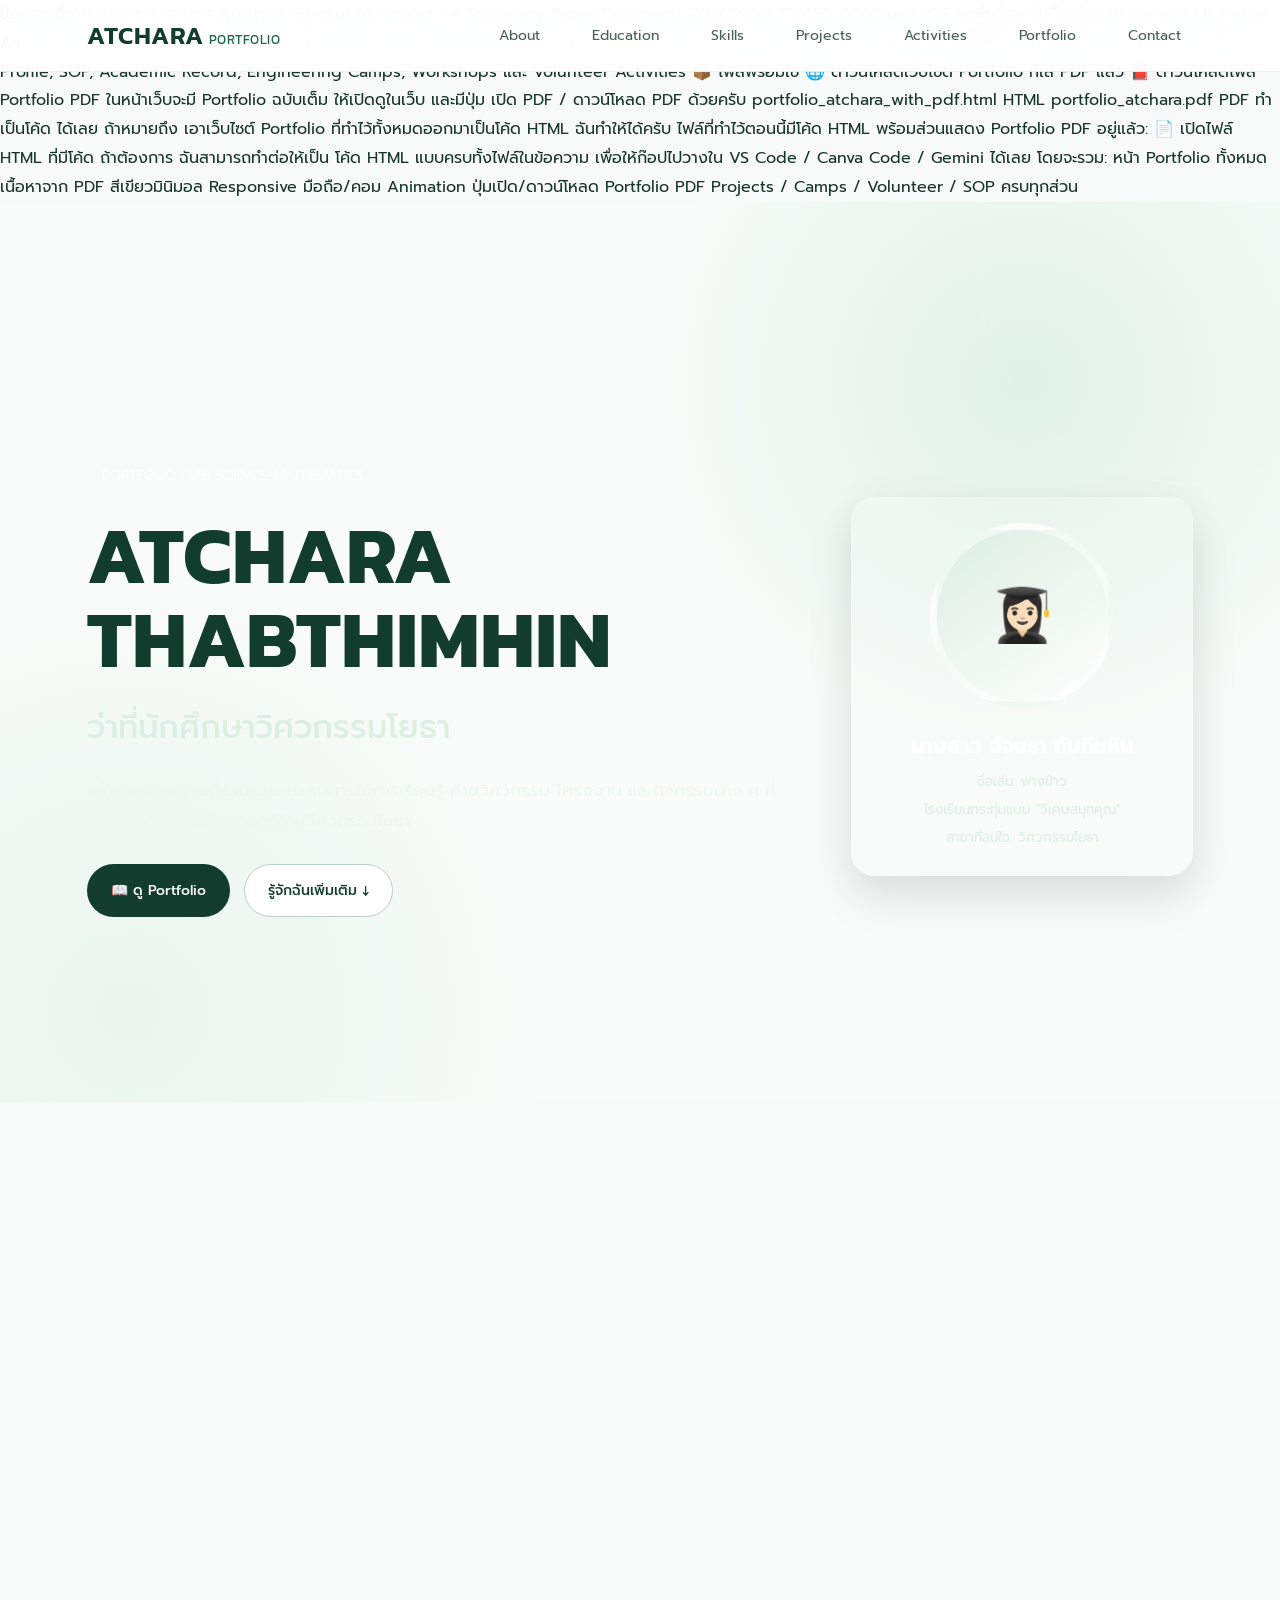
<file: index.html>
ข้อความที่วาง (1)(3).txt
เอกสาร
พัฒนาต่อ
Elegant Minimalist A4 Stationery Paper Document_20260906_172458_0000.pdf
PDF
เพพิ่มนื้อหาในนี้ลงไปด้วย
Elegant Minimalist A4 Stationery Paper Document_20260906_172458_0000.pdf
PDF

เรียบร้อยแล้ว 🎉 ฉันใส่ ไฟล์ Portfolio PDF ตัวจริง เข้าไปกับเว็บไซต์ให้แล้ว โดยใช้ไฟล์ 9 หน้า ที่ส่งมา ซึ่งมีทั้ง Profile, SOP, Academic Record, Engineering Camps, Workshops และ Volunteer Activities

📦 ไฟล์พร้อมใช้
🌐 ดาวน์โหลดเว็บไซต์ Portfolio ที่ใส่ PDF แล้ว
📕 ดาวน์โหลดไฟล์ Portfolio PDF

ในหน้าเว็บจะมี Portfolio ฉบับเต็ม ให้เปิดดูในเว็บ และมีปุ่ม เปิด PDF / ดาวน์โหลด PDF ด้วยครับ 

portfolio_atchara_with_pdf.html
HTML
portfolio_atchara.pdf
PDF
ทำเป็นโค้ด

ได้เลย ถ้าหมายถึง เอาเว็บไซต์ Portfolio ที่ทำไว้ทั้งหมดออกมาเป็นโค้ด HTML ฉันทำให้ได้ครับ

ไฟล์ที่ทำไว้ตอนนี้มีโค้ด HTML พร้อมส่วนแสดง Portfolio PDF อยู่แล้ว:

📄 เปิดไฟล์ HTML ที่มีโค้ด

ถ้าต้องการ 
ฉันสามารถทำต่อให้เป็น โค้ด HTML แบบครบทั้งไฟล์ในข้อความ เพื่อให้ก๊อปไปวางใน VS Code / Canva Code / Gemini ได้เลย โดยจะรวม:

หน้า Portfolio ทั้งหมด
เนื้อหาจาก PDF
สีเขียวมินิมอล
Responsive มือถือ/คอม
Animation
ปุ่มเปิด/ดาวน์โหลด Portfolio PDF
Projects / Camps / Volunteer / SOP ครบทุกส่วน
<!DOCTYPE html>
<html lang="th">
<head>
<meta charset="UTF-8">
<meta name="viewport" content="width=device-width, initial-scale=1.0">
<meta name="description" content="Portfolio ของนางสาวอัจฉรา ทับทิมหิน นักเรียนชั้นมัธยมศึกษาปีที่ 6 ผู้สนใจวิศวกรรมโยธา">
<title>Portfolio | Atchara Thabthimhin</title>

<style>
@import url('https://fonts.googleapis.com/css2?family=Kanit:wght@300;400;500;600;700&family=Prompt:wght@300;400;500;600;700&display=swap');

:root{
  --green:#173f2b;
  --green2:#235c40;
  --light:#eef5f0;
  --lighter:#f7faf8;
  --text:#24332b;
  --muted:#66756d;
  --white:#fff;
  --border:#dfe9e3;
  --shadow:0 12px 35px rgba(23,63,43,.10);
}

*{box-sizing:border-box;scroll-behavior:smooth}
body{
  margin:0;
  font-family:"Prompt","Kanit",Arial,sans-serif;
  background:linear-gradient(135deg,#f4f8f5,#edf4ef);
  color:var(--text);
  line-height:1.75;
}
a{text-decoration:none;color:inherit}
img{max-width:100%;display:block}

.navbar{
  position:sticky;top:0;z-index:1000;
  background:rgba(255,255,255,.94);
  backdrop-filter:blur(12px);
  border-bottom:1px solid var(--border);
}
.nav-inner{
  max-width:1150px;margin:auto;padding:13px 22px;
  display:flex;align-items:center;justify-content:space-between;gap:20px;
}
.logo{
  font-weight:700;color:var(--green);font-size:20px;
  letter-spacing:.5px;
}
.logo span{font-weight:400;color:var(--muted);font-size:13px;margin-left:5px}
.nav-links{display:flex;gap:6px;flex-wrap:wrap;justify-content:flex-end}
.nav-links a{
  padding:8px 12px;border-radius:9px;font-size:14px;
  transition:.2s;
}
.nav-links a:hover{background:var(--light);color:var(--green)}

.hero{
  min-height:650px;
  display:flex;align-items:center;
  background:
    radial-gradient(circle at 85% 20%,rgba(255,255,255,.16),transparent 25%),
    linear-gradient(135deg,#173f2b 0%,#235c40 55%,#2f7651 100%);
  color:#fff;position:relative;overflow:hidden;
}
.hero:before,.hero:after{
  content:"";position:absolute;border:1px solid rgba(255,255,255,.12);
  border-radius:50%;
}
.hero:before{width:420px;height:420px;right:-120px;top:-140px}
.hero:after{width:600px;height:600px;left:-330px;bottom:-390px}
.hero-inner{
  width:min(1150px,100%);margin:auto;padding:75px 22px;
  display:grid;grid-template-columns:1.35fr .65fr;gap:55px;align-items:center;
}
.eyebrow{
  display:inline-block;padding:7px 14px;border:1px solid rgba(255,255,255,.3);
  border-radius:99px;font-size:13px;margin-bottom:18px;
  background:rgba(255,255,255,.08)
}
.hero h1{font-size:clamp(40px,6vw,72px);line-height:1.05;margin:0 0 14px;font-weight:700}
.hero h2{font-size:clamp(21px,3vw,32px);margin:0 0 18px;font-weight:500;color:#dcefe3}
.hero p{font-size:17px;max-width:700px;color:#edf7f0}
.hero-buttons{display:flex;gap:12px;flex-wrap:wrap;margin-top:28px}
.btn{
  display:inline-flex;align-items:center;justify-content:center;
  padding:12px 19px;border-radius:12px;font-weight:600;
  transition:.25s;border:1px solid transparent;cursor:pointer;
}
.btn-primary{background:#fff;color:var(--green)}
.btn-primary:hover{transform:translateY(-2px);box-shadow:0 8px 20px rgba(0,0,0,.16)}
.btn-outline{border-color:rgba(255,255,255,.5);color:#fff}
.btn-outline:hover{background:rgba(255,255,255,.1)}

.profile-card{
  background:rgba(255,255,255,.10);
  border:1px solid rgba(255,255,255,.2);
  padding:25px;border-radius:24px;text-align:center;
  box-shadow:0 18px 45px rgba(0,0,0,.13)
}
.avatar{
  width:185px;height:185px;margin:0 auto 20px;border-radius:50%;
  background:linear-gradient(145deg,#dceee2,#fff);
  display:flex;align-items:center;justify-content:center;
  color:var(--green);font-size:52px;font-weight:700;
  border:7px solid rgba(255,255,255,.5);
}
.profile-card strong{font-size:21px}
.profile-card small{display:block;color:#dcefe3;margin-top:4px}

.container{max-width:1150px;margin:auto;padding:0 22px}
section{scroll-margin-top:90px}
.section{padding:72px 0}
.section-title{text-align:center;margin-bottom:38px}
.section-title .mini{
  color:var(--green2);font-weight:600;font-size:14px;text-transform:uppercase;
  letter-spacing:1.4px
}
.section-title h2{margin:5px 0;font-size:34px;color:var(--green)}
.section-title p{color:var(--muted);margin:auto;max-width:700px}

.card{
  background:var(--white);border:1px solid var(--border);
  border-radius:20px;padding:28px;box-shadow:var(--shadow)
}
.grid-2{display:grid;grid-template-columns:1fr 1fr;gap:22px}
.grid-3{display:grid;grid-template-columns:repeat(3,1fr);gap:20px}

.info-grid{
  display:grid;grid-template-columns:repeat(2,1fr);gap:12px
}
.info-item{background:var(--lighter);padding:15px 17px;border-radius:12px;border:1px solid #e8f0eb}
.info-item b{color:var(--green);font-size:14px}
.info-item div{font-size:15px}

.sop{
  font-size:16px;text-align:justify
}
.quote{
  margin-top:20px;padding:20px 22px;border-left:4px solid var(--green2);
  background:var(--light);border-radius:0 14px 14px 0;color:var(--green)
}

.stat{
  text-align:center;padding:25px;background:#fff;border:1px solid var(--border);
  border-radius:18px;box-shadow:var(--shadow)
}
.stat .number{font-size:36px;color:var(--green);font-weight:700}
.stat span{display:block;color:var(--muted);font-size:14px}

.table-wrap{overflow-x:auto}
.grade-table{width:100%;border-collapse:collapse;min-width:600px}
.grade-table th,.grade-table td{padding:12px 14px;border-bottom:1px solid var(--border);text-align:left}
.grade-table th{background:var(--green);color:#fff}
.grade-table tr:hover td{background:#f5f9f6}

.tags{display:flex;flex-wrap:wrap;gap:9px}
.tag{
  background:var(--light);color:var(--green);padding:7px 13px;
  border-radius:99px;font-size:13px;font-weight:500;border:1px solid #dce9e0
}

.project-card{
  overflow:hidden;padding:0
}
.project-head{
  padding:28px;background:linear-gradient(135deg,#173f2b,#2f7651);color:#fff
}
.project-icon{
  width:54px;height:54px;border-radius:14px;background:rgba(255,255,255,.15);
  display:flex;align-items:center;justify-content:center;font-size:25px;margin-bottom:14px
}
.project-head h3{margin:0;font-size:21px}
.project-body{padding:24px}
.project-body ul{padding-left:20px;margin-bottom:0}
.project-body li{margin-bottom:7px}

.timeline{position:relative;margin-top:20px}
.timeline:before{
  content:"";position:absolute;left:19px;top:5px;bottom:5px;width:2px;background:#d9e6de
}
.timeline-item{position:relative;padding-left:58px;margin-bottom:25px}
.timeline-dot{
  position:absolute;left:10px;top:5px;width:20px;height:20px;
  border-radius:50%;background:var(--green);border:5px solid #dfeee4
}
.timeline-item h3{margin:0 0 4px;color:var(--green);font-size:18px}
.timeline-item p{margin:0;color:var(--muted);font-size:14px}

.activity{
  padding:22px;background:#fff;border:1px solid var(--border);
  border-radius:17px;transition:.25s
}
.activity:hover{transform:translateY(-4px);box-shadow:var(--shadow)}
.activity .icon{font-size:30px;margin-bottom:8px}
.activity h3{margin:0 0 5px;color:var(--green);font-size:18px}
.activity p{margin:0;color:var(--muted);font-size:14px}

.contact-grid{display:grid;grid-template-columns:repeat(2,1fr);gap:12px}
.contact-item{
  padding:14px 16px;background:#f8faf9;border:1px solid var(--border);
  border-radius:12px;font-size:14px
}
.contact-item b{color:var(--green)}

.pdf-box{
  background:#fff;border:1px solid var(--border);border-radius:20px;padding:22px;
  box-shadow:var(--shadow)
}
.pdf-actions{display:flex;gap:10px;flex-wrap:wrap;margin-bottom:20px}
.pdf-frame{
  width:100%;height:700px;border:1px solid #dfe6e1;border-radius:14px;
  background:#f7f8f7
}
.note{
  background:#fff8e8;border:1px solid #f0dfae;color:#705c27;
  padding:14px 16px;border-radius:12px;font-size:13px;margin-top:14px
}

footer{
  background:#102d1f;color:#dce9e1;text-align:center;padding:38px 20px;
  margin-top:30px
}
footer strong{color:#fff}

.reveal{opacity:0;transform:translateY(22px);transition:.7s ease}
.reveal.show{opacity:1;transform:none}

#topBtn{
  position:fixed;right:20px;bottom:20px;width:45px;height:45px;border:0;
  border-radius:50%;background:var(--green);color:#fff;font-size:18px;
  box-shadow:0 7px 20px rgba(0,0,0,.18);cursor:pointer;display:none;z-index:999
}

@media(max-width:900px){
  .hero-inner{grid-template-columns:1fr;text-align:center}
  .hero p{margin:auto}
  .hero-buttons{justify-content:center}
  .grid-3{grid-template-columns:1fr 1fr}
}
@media(max-width:700px){
  .nav-inner{align-items:flex-start}
  .nav-links{display:none}
  .hero{min-height:auto}
  .hero-inner{padding:65px 18px}
  .avatar{width:145px;height:145px;font-size:42px}
  .grid-2,.grid-3,.info-grid,.contact-grid{grid-template-columns:1fr}
  .section{padding:52px 0}
  .section-title h2{font-size:28px}
  .card{padding:20px}
  .pdf-frame{height:500px}
}
</style>
</head>

<body>

<nav class="navbar">
  <div class="nav-inner">
    <a class="logo" href="#home">ATCHARA<span>PORTFOLIO</span></a>
    <div class="nav-links">
      <a href="#about">About</a>
      <a href="#education">Education</a>
      <a href="#skills">Skills</a>
      <a href="#projects">Projects</a>
      <a href="#activities">Activities</a>
      <a href="#portfolio">Portfolio</a>
      <a href="#contact">Contact</a>
    </div>
  </div>
</nav>

<header class="hero" id="home">
  <div class="hero-inner">
    <div>
      <div class="eyebrow">PORTFOLIO • M.6 SCIENCE–MATHEMATICS</div>
      <h1>ATCHARA<br>THABTHIMHIN</h1>
      <h2>ว่าที่นักศึกษาวิศวกรรมโยธา</h2>
      <p>
        แฟ้มสะสมผลงานที่รวบรวมประสบการณ์การเรียนรู้ ค่ายวิศวกรรม
        โครงงาน และกิจกรรมต่าง ๆ ที่สะท้อนความสนใจในศาสตร์ด้านวิศวกรรมโยธา
      </p>
      <div class="hero-buttons">
        <a class="btn btn-primary" href="#portfolio">📖 ดู Portfolio</a>
        <a class="btn btn-outline" href="#about">รู้จักฉันเพิ่มเติม ↓</a>
      </div>
    </div>

    <div class="profile-card">
      <div class="avatar" title="เปลี่ยนส่วนนี้เป็นรูปโปรไฟล์ได้">👩🏻‍🎓</div>
      <strong>นางสาว อัจฉรา ทับทิมหิน</strong>
      <small>ชื่อเล่น: ฟางข้าว</small>
      <small>โรงเรียนกระทุ่มแบน “วิเศษสมุทคุณ”</small>
      <small>สาขาที่สนใจ: วิศวกรรมโยธา</small>
    </div>
  </div>
</header>

<main>

<section class="section" id="about">
<div class="container">
  <div class="section-title reveal">
    <div class="mini">01 • About Me</div>
    <h2>เกี่ยวกับฉัน</h2>
    <p>ตัวตน ความสนใจ และเป้าหมายที่ต้องการพัฒนาต่อในเส้นทางวิศวกรรม</p>
  </div>

  <div class="grid-2 reveal">
    <div class="card">
      <h3 style="color:var(--green)">Profile</h3>
      <div class="info-grid">
        <div class="info-item"><b>ชื่อ-สกุล</b><div>นางสาว อัจฉรา ทับทิมหิน</div></div>
        <div class="info-item"><b>ชื่อเล่น</b><div>ฟางข้าว</div></div>
        <div class="info-item"><b>ระดับชั้น</b><div>มัธยมศึกษาปีที่ 6</div></div>
        <div class="info-item"><b>แผนการเรียน</b><div>วิทยาศาสตร์–คณิตศาสตร์</div></div>
        <div class="info-item"><b>GPAX 4 ภาคเรียน</b><div>2.78</div></div>
        <div class="info-item"><b>คณะที่สนใจ</b><div>คณะวิศวกรรมศาสตร์</div></div>
        <div class="info-item"><b>สาขาที่สนใจ</b><div>วิศวกรรมโยธา</div></div>
        <div class="info-item"><b>งานอดิเรก</b><div>ฟังเพลง, ดูหนัง</div></div>
      </div>
    </div>

    <div class="card">
      <h3 style="color:var(--green)">My Goal</h3>
      <p>
        ต้องการศึกษาต่อด้านวิศวกรรมโยธา เพื่อพัฒนาความรู้เกี่ยวกับการออกแบบ
        โครงสร้าง วัสดุก่อสร้าง และการควบคุมงานก่อสร้าง
        พร้อมนำความรู้ที่ได้รับไปต่อยอดในอนาคต
      </p>
      <div class="quote">
        <b>“Every great structure begins with a strong foundation.”</b><br>
        ทุกโครงสร้างที่ยิ่งใหญ่ ล้วนเริ่มต้นจากรากฐานที่แข็งแรง
      </div>
    </div>
  </div>
</div>
</section>

<section class="section" id="education" style="background:#f7faf8">
<div class="container">
  <div class="section-title reveal">
    <div class="mini">02 • Education</div>
    <h2>ประวัติการศึกษาและผลการเรียน</h2>
  </div>

  <div class="grid-3 reveal" style="margin-bottom:22px">
    <div class="stat"><div class="number">2.78</div><span>GPAX 4 ภาคเรียน</span></div>
    <div class="stat"><div class="number">71</div><span>หน่วยกิตรวม</span></div>
    <div class="stat"><div class="number">M.6</div><span>Science–Mathematics</span></div>
  </div>

  <div class="card reveal">
    <h3 style="color:var(--green)">ผลการเรียนรายกลุ่มสาระ</h3>
    <div class="table-wrap">
      <table class="grade-table">
        <thead><tr><th>กลุ่มสาระการเรียนรู้</th><th>หน่วยกิต</th><th>เกรดเฉลี่ย (GPA)</th></tr></thead>
        <tbody>
          <tr><td>ภาษาไทย</td><td>4.0</td><td>2.87</td></tr>
          <tr><td>คณิตศาสตร์</td><td>12.0</td><td>2.16</td></tr>
          <tr><td>วิทยาศาสตร์และเทคโนโลยี</td><td>27.0</td><td>2.44</td></tr>
          <tr><td>สังคมศึกษา ศาสนาและวัฒนธรรม</td><td>10.0</td><td>3.52</td></tr>
          <tr><td>สุขศึกษาและพลศึกษา</td><td>4.0</td><td>3.93</td></tr>
          <tr><td>ศิลปะ</td><td>2.0</td><td>3.62</td></tr>
          <tr><td>การงานอาชีพ</td><td>2.0</td><td>3.87</td></tr>
          <tr><td>ภาษาต่างประเทศ</td><td>10.0</td><td>2.82</td></tr>
        </tbody>
      </table>
    </div>
  </div>
</div>
</section>

<section class="section" id="sop">
<div class="container">
  <div class="section-title reveal">
    <div class="mini">03 • Statement of Purpose</div>
    <h2>แรงบันดาลใจ</h2>
  </div>
  <div class="card sop reveal">
    <p>
      ความสนใจในวิศวกรรมโยธาเริ่มต้นจากครอบครัวที่ประกอบอาชีพรับเหมาก่อสร้าง
      ทำให้มีโอกาสเห็นการทำงานจริงและเกิดความสงสัยเกี่ยวกับการออกแบบโครงสร้างและอาคาร
      เมื่อเข้าสู่ชั้นมัธยมศึกษาตอนปลายจึงตั้งใจเรียนสายวิทยาศาสตร์–คณิตศาสตร์
      และค้นหาประสบการณ์ผ่านการเข้าร่วมค่ายวิศวกรรม เช่น RMUTP Civil Camp
    </p>
    <p>
      นอกจากนี้ ยังได้จัดทำโครงงาน “คอนกรีตผสมวัสดุทดแทน
      (ใยมะพร้าว เถ้าแกลบ และฝุ่นหิน)” เพื่อศึกษาการพัฒนาวัสดุก่อสร้างที่เป็นมิตรต่อสิ่งแวดล้อม
      ประสบการณ์เหล่านี้ทำให้เห็นว่าวิศวกรรมโยธาไม่ได้เกี่ยวข้องเพียงกับการก่อสร้าง
      แต่ยังเกี่ยวข้องกับการคิด วิเคราะห์ การแก้ปัญหา และความรับผิดชอบต่อความปลอดภัยของผู้คน
    </p>
    <p>
      ในอนาคตต้องการนำความรู้ด้านวิศวกรรมโยธาไปพัฒนาตนเอง
      และต่อยอดธุรกิจรับเหมาก่อสร้างของครอบครัวให้มีมาตรฐาน ปลอดภัย
      และสร้างประโยชน์ต่อสังคมอย่างยั่งยืน
    </p>
    <div class="quote">
      <b>เป้าหมายของฉัน</b><br>
      เรียนรู้ให้เข้าใจ → ฝึกปฏิบัติให้เป็น → นำความรู้ไปสร้างสิ่งที่มีคุณค่า
    </div>
  </div>
</div>
</section>

<section class="section" id="skills" style="background:#f7faf8">
<div class="container">
  <div class="section-title reveal">
    <div class="mini">04 • Skills</div>
    <h2>ทักษะ</h2>
    <p>ทักษะที่ได้พัฒนาจากการเรียน กิจกรรม และการทำโครงงาน</p>
  </div>

  <div class="grid-2">
    <div class="card reveal">
      <h3 style="color:var(--green)">Hard Skills & Software</h3>
      <div class="tags">
        <span class="tag">Canva</span><span class="tag">Microsoft Word</span>
        <span class="tag">PowerPoint</span><span class="tag">Excel</span>
        <span class="tag">Python (พื้นฐาน)</span><span class="tag">KidBright</span>
      </div>
    </div>
    <div class="card reveal">
      <h3 style="color:var(--green)">Soft Skills</h3>
      <div class="tags">
        <span class="tag">การคิดวิเคราะห์</span><span class="tag">Problem Solving</span>
        <span class="tag">Teamwork</span><span class="tag">Responsibility</span>
        <span class="tag">Communication</span>
      </div>
    </div>
  </div>
</div>
</section>

<section class="section" id="projects">
<div class="container">
  <div class="section-title reveal">
    <div class="mini">05 • Projects & Engineering Experience</div>
    <h2>โครงงานและประสบการณ์ด้านวิศวกรรม</h2>
    <p>ประสบการณ์ที่เชื่อมโยงความสนใจด้านโครงสร้าง วัสดุ การก่อสร้าง และการประยุกต์ใช้เทคโนโลยี</p>
  </div>

  <div class="grid-2">
    <article class="card project-card reveal">
      <div class="project-head">
        <div class="project-icon">🏗️</div>
        <h3>โครงงานคอนกรีตผสมวัสดุทดแทน</h3>
        <p style="margin:5px 0 0;color:#dcefe3">ใยมะพร้าว • เถ้าแกลบ • ฝุ่นหิน</p>
      </div>
      <div class="project-body">
        <p>
          จัดทำโครงงานเพื่อศึกษาคุณสมบัติของคอนกรีตและแนวทางพัฒนาวัสดุก่อสร้าง
          ที่เป็นมิตรต่อสิ่งแวดล้อม โดยฝึกกระบวนการทำงานอย่างเป็นระบบตั้งแต่การวางแผน
          การทดลอง การเก็บข้อมูล การวิเคราะห์ผล และการสรุปผล
        </p>
        <h4 style="color:var(--green);margin-bottom:7px">สิ่งที่ได้เรียนรู้</h4>
        <ul>
          <li>การวางแผนและออกแบบการทดลอง</li>
          <li>การเตรียมและผสมวัสดุสำหรับการทดลอง</li>
          <li>การเก็บข้อมูลและวิเคราะห์ผลอย่างเป็นระบบ</li>
          <li>การมองหาวัสดุทางเลือกเพื่อพัฒนางานก่อสร้าง</li>
          <li>การเชื่อมโยงงานวิศวกรรมกับแนวคิดด้านสิ่งแวดล้อม</li>
        </ul>
      </div>
    </article>

    <article class="card project-card reveal">
      <div class="project-head">
        <div class="project-icon">🌉</div>
        <h3>การเตรียมตัวสร้างสะพานจากไม้ตะเกียบ</h3>
        <p style="margin:5px 0 0;color:#dcefe3">การออกแบบโครงสร้าง • การกระจายแรง • การทดลอง</p>
      </div>
      <div class="project-body">
        <p>
          เคยเตรียมตัวสำหรับการแข่งขันสร้างสะพานจากไม้ตะเกียบชิงถ้วยพระราชทาน
          โดยศึกษาหลักการออกแบบโครงสร้างและการกระจายแรง แม้ไม่ได้เข้าร่วมการแข่งขันจริง
          แต่กระบวนการเตรียมตัวทำให้ได้เรียนรู้การทดลอง การปรับปรุง และการเรียนรู้จากข้อผิดพลาด
        </p>
        <h4 style="color:var(--green);margin-bottom:7px">บทเรียนสำคัญ</h4>
        <ul>
          <li>คิดถึงเส้นทางการถ่ายแรงภายในโครงสร้าง</li>
          <li>ทดลองแนวทางและปรับปรุงแบบจากข้อสังเกต</li>
          <li>เข้าใจว่าความแข็งแรงไม่ได้ขึ้นอยู่กับวัสดุเพียงอย่างเดียว</li>
          <li>ฝึกความละเอียดรอบคอบและการแก้ปัญหา</li>
        </ul>
      </div>
    </article>

    <article class="card project-card reveal">
      <div class="project-head">
        <div class="project-icon">🧱</div>
        <h3>ประสบการณ์วัสดุและการก่อสร้าง</h3>
        <p style="margin:5px 0 0;color:#dcefe3">จากหน้างานครอบครัวสู่การเรียนรู้ทางวิศวกรรม</p>
      </div>
      <div class="project-body">
        <p>
          การช่วยงานรับเหมาก่อสร้างของครอบครัวทำให้ได้เรียนรู้จากสถานการณ์จริง
          ทั้งการเลือกใช้วัสดุ การวางแผนงาน การทำงานร่วมกัน และการแก้ไขปัญหาเฉพาะหน้า
        </p>
        <ul>
          <li>เห็นกระบวนการทำงานก่อสร้างจากสถานการณ์จริง</li>
          <li>เรียนรู้ความสำคัญของคุณภาพและความปลอดภัย</li>
          <li>เห็นบทบาทของการวางแผนและการทำงานร่วมกัน</li>
          <li>นำประสบการณ์จริงมาเชื่อมโยงกับการเรียนวิศวกรรมโยธา</li>
        </ul>
      </div>
    </article>

    <article class="card project-card reveal">
      <div class="project-head">
        <div class="project-icon">📡</div>
        <h3>เทคโนโลยีและการประยุกต์ใช้</h3>
        <p style="margin:5px 0 0;color:#dcefe3">เซนเซอร์ • Coding • โดรน</p>
      </div>
      <div class="project-body">
        <p>
          จากค่ายและการอบรมหลายกิจกรรม ได้เปิดมุมมองว่าการทำงานวิศวกรรมสามารถประยุกต์ใช้
          เทคโนโลยีร่วมกับการแก้ปัญหาได้หลากหลายรูปแบบ
        </p>
        <ul>
          <li>เรียนรู้เซนเซอร์ตรวจวัดความสั่นสะเทือนของอาคาร</li>
          <li>ฝึก Coding เพื่อควบคุมระบบจากค่ายวิศวกรรมไฟฟ้า</li>
          <li>เรียนรู้การใช้โดรนสำหรับสำรวจและเก็บข้อมูลด้านสิ่งแวดล้อม</li>
          <li>ฝึกมองเทคโนโลยีเป็นเครื่องมือช่วยวิเคราะห์และแก้ปัญหา</li>
        </ul>
      </div>
    </article>
  </div>
</div>
</section>

<section class="section" id="activities" style="background:#f7faf8">
<div class="container">
  <div class="section-title reveal">
    <div class="mini">06 • Engineering Camps & Academic Workshops</div>
    <h2>ค่ายและกิจกรรมด้านวิศวกรรม</h2>
    <p>ประสบการณ์จากการเรียนรู้นอกห้องเรียนผ่านการบรรยาย Workshop และการลงมือปฏิบัติจริง</p>
  </div>

  <div class="card reveal">
    <div class="timeline">

      <div class="timeline-item">
        <div class="timeline-dot"></div>
        <h3>RMUTP Civil Camp</h3>
        <p>
          เข้าร่วมค่าย 2 วัน เรียนรู้พื้นฐานวิศวกรรมโยธาทั้งภาคทฤษฎีและปฏิบัติ
          ตั้งแต่การเรียนรู้วัสดุและอุปกรณ์ การผสมปูนซีเมนต์และหล่อแบบคอนกรีต
          โดยรับหน้าที่ผสมปูนและเตรียมแม่พิมพ์ร่วมกับสมาชิกในกลุ่ม
          จากนั้นฝึกแกะแบบ ทดสอบตัวอย่างคอนกรีตเพื่อศึกษาความหนาแน่นของวัสดุ
          และฝึกตั้งกล้องสำรวจได้ภายใน 30 วินาที
        </p>
      </div>

      <div class="timeline-item">
        <div class="timeline-dot"></div>
        <h3>ค่ายอัจฉริยภาพวิศวกรรมไฟฟ้า — มหาวิทยาลัยศิลปากร</h3>
        <p>
          เรียนรู้พื้นฐานวิศวกรรมไฟฟ้าผ่านการต่อวงจร การใช้อุปกรณ์ไฟฟ้าเบื้องต้น
          และทดลองเขียน Coding เพื่อควบคุมระบบตามโจทย์ พร้อมกิจกรรมกลุ่ม
          ที่ช่วยพัฒนาการสื่อสาร การทำงานเป็นทีม และการแก้ปัญหา
          โดยได้รับผลการประเมินหลังการอบรมในระดับดีมาก
        </p>
      </div>

      <div class="timeline-item">
        <div class="timeline-dot"></div>
        <h3>FIET LAND ดินแดนแห่งการเรียนรู้ ครั้งที่ 1.5 — มจธ.</h3>
        <p>
<!DOCTYPE html>
<html lang="th">
<head>
    <meta charset="UTF-8">
    <meta name="viewport" content="width=device-width, initial-scale=1.0">

    <title>Portfolio | Atchara Thabthimhin</title>

    <meta name="description"
          content="Portfolio ของ อัจฉรา ทับทิมหิน นักเรียนชั้นมัธยมศึกษาปีที่ 6 สาขาวิทยาศาสตร์-คณิตศาสตร์ ผู้สนใจศึกษาต่อวิศวกรรมโยธา">

    <link rel="preconnect" href="https://fonts.googleapis.com">
    <link rel="preconnect" href="https://fonts.gstatic.com" crossorigin>

    <link href="https://fonts.googleapis.com/css2?family=Kanit:wght@300;400;500;600;700&family=Prompt:wght@300;400;500;600;700&display=swap"
          rel="stylesheet">

    <style>

        /* =========================
           RESET
        ========================= */

        * {
            margin: 0;
            padding: 0;
            box-sizing: border-box;
        }

        html {
            scroll-behavior: smooth;
        }

        body {
            font-family: "Prompt", sans-serif;
            background: #f7faf8;
            color: #17352b;
            line-height: 1.8;
        }

        a {
            text-decoration: none;
            color: inherit;
        }

        img {
            max-width: 100%;
            display: block;
        }

        button {
            font-family: inherit;
        }


        /* =========================
           VARIABLES
        ========================= */

        :root {
            --green-dark: #123c2d;
            --green: #1f684d;
            --green-light: #dfeee7;
            --green-soft: #eef7f2;
            --white: #ffffff;
            --text: #17352b;
            --text-light: #64756e;
            --border: #dce9e3;
            --shadow: 0 15px 45px rgba(19, 60, 45, 0.08);
            --radius: 22px;
        }


        /* =========================
           NAVBAR
        ========================= */

        .navbar {
            position: fixed;
            top: 0;
            left: 0;
            width: 100%;
            z-index: 999;

            background: rgba(255,255,255,0.94);
            backdrop-filter: blur(15px);

            border-bottom: 1px solid rgba(31,104,77,0.08);
        }

        .nav-container {
            width: min(1180px, 92%);
            margin: auto;

            height: 75px;

            display: flex;
            align-items: center;
            justify-content: space-between;
        }

        .logo {
            font-family: "Kanit", sans-serif;
            font-size: 25px;
            font-weight: 600;
            color: var(--green-dark);
        }

        .logo span {
            color: var(--green);
        }

        .nav-links {
            display: flex;
            align-items: center;
            gap: 28px;
            list-style: none;
        }

        .nav-links a {
            font-size: 14px;
            color: #476057;
            transition: 0.3s;
        }

        .nav-links a:hover {
            color: var(--green);
        }

        .nav-button {
            background: var(--green-dark);
            color: white !important;

            padding: 9px 18px;
            border-radius: 999px;
        }

        .nav-button:hover {
            background: var(--green);
        }


        /* =========================
           HERO
        ========================= */

        .hero {
            min-height: 100vh;

            padding: 150px 5% 80px;

            display: flex;
            align-items: center;

            background:
                radial-gradient(circle at 80% 20%, #e1f1e9 0%, transparent 30%),
                radial-gradient(circle at 10% 90%, #eaf5ef 0%, transparent 30%),
                #f8fbf9;
        }

        .hero-container {
            width: min(1180px, 100%);
            margin: auto;

            display: grid;
            grid-template-columns: 1.1fr 0.9fr;
            gap: 70px;
            align-items: center;
        }

        .hero-tag {
            display: inline-block;

            padding: 7px 16px;
            margin-bottom: 20px;

            border-radius: 999px;

            background: var(--green-light);
            color: var(--green-dark);

            font-size: 13px;
            font-weight: 500;
        }

        .hero h1 {
            font-family: "Kanit", sans-serif;

            font-size: clamp(45px, 7vw, 80px);
            line-height: 1.05;

            color: var(--green-dark);

            margin-bottom: 18px;
        }

        .hero h1 span {
            color: var(--green);
        }

        .hero-subtitle {
            font-size: 20px;
            color: var(--text-light);

            margin-bottom: 25px;
        }

        .hero-description {
            max-width: 650px;

            color: #62756d;
            font-size: 16px;

            margin-bottom: 32px;
        }

        .hero-buttons {
            display: flex;
            flex-wrap: wrap;
            gap: 14px;
        }

        .btn {
            display: inline-flex;
            align-items: center;
            justify-content: center;

            padding: 13px 23px;

            border-radius: 999px;

            font-size: 14px;
            font-weight: 500;

            transition: 0.3s;
        }

        .btn-primary {
            background: var(--green-dark);
            color: white;
        }

        .btn-primary:hover {
            transform: translateY(-3px);
            box-shadow: 0 10px 25px rgba(18,60,45,0.18);
        }

        .btn-outline {
            border: 1px solid #b9d1c6;
            color: var(--green-dark);
            background: white;
        }

        .btn-outline:hover {
            background: var(--green-soft);
        }

        .hero-card {
            position: relative;

            min-height: 430px;

            border-radius: 40px;

            background:
                linear-gradient(145deg, #ffffff, #e8f4ee);

            box-shadow: var(--shadow);

            display: flex;
            align-items: center;
            justify-content: center;

            overflow: hidden;
        }

        .hero-card::before {
            content: "";

            position: absolute;

            width: 300px;
            height: 300px;

            border-radius: 50%;

            background: rgba(31,104,77,0.08);

            top: -100px;
            right: -80px;
        }

        .hero-symbol {
            position: relative;
            z-index: 2;

            width: 230px;
            height: 230px;

            border-radius: 50%;

            background: white;

            display: flex;
            align-items: center;
            justify-content: center;

            box-shadow: 0 20px 50px rgba(18,60,45,0.12);

            font-size: 75px;
        }

        .floating-card {
            position: absolute;

            background: white;

            padding: 14px 18px;

            border-radius: 15px;

            box-shadow: 0 10px 30px rgba(18,60,45,0.1);

            font-size: 13px;

            z-index: 5;
        }

        .floating-card.one {
            left: 25px;
            top: 55px;
        }

        .floating-card.two {
            right: 25px;
            bottom: 65px;
        }


        /* =========================
           GENERAL
        ========================= */

        section {
            padding: 100px 5%;
        }

        .container {
            width: min(1180px, 100%);
            margin: auto;
        }

        .section-heading {
            margin-bottom: 55px;
        }

        .section-label {
            color: var(--green);
            font-size: 13px;
            font-weight: 600;
            letter-spacing: 1px;

            text-transform: uppercase;
        }

        .section-title {
            font-family: "Kanit", sans-serif;

            font-size: clamp(34px, 5vw, 50px);

            line-height: 1.2;

            color: var(--green-dark);

            margin-top: 5px;
        }

        .section-description {
            max-width: 700px;

            color: var(--text-light);

            margin-top: 12px;
        }


        /* =========================
           ABOUT
        ========================= */

        .about {
            background: white;
        }

        .about-grid {
            display: grid;

            grid-template-columns: 0.85fr 1.15fr;

            gap: 55px;

            align-items: start;
        }

        .profile-box {
            background: var(--green-soft);

            border-radius: var(--radius);

            padding: 35px;
        }

        .profile-icon {
            width: 90px;
            height: 90px;

            border-radius: 50%;

            background: white;

            display: flex;
            align-items: center;
            justify-content: center;

            font-size: 35px;

            margin-bottom: 20px;
        }

        .profile-box h3 {
            font-family: "Kanit", sans-serif;

            font-size: 25px;

            color: var(--green-dark);

            margin-bottom: 8px;
        }

        .profile-box p {
            color: var(--text-light);
        }

        .info-list {
            display: grid;

            grid-template-columns: repeat(2,1fr);

            gap: 14px;

            margin-top: 25px;
        }

        .info-item {
            background: #f7faf8;

            padding: 15px 18px;

            border-radius: 14px;

            border: 1px solid var(--border);
        }

        .info-item small {
            display: block;

            color: #82928c;

            font-size: 11px;
        }

        .info-item strong {
            color: var(--green-dark);

            font-size: 14px;
        }


        /* =========================
           STATS
        ========================= */

        .stats {
            padding-top: 0;

            background: white;
        }

        .stats-grid {
            display: grid;

            grid-template-columns: repeat(4,1fr);

            gap: 18px;
        }

        .stat-card {
            padding: 28px;

            background: var(--green-soft);

            border-radius: 18px;

            text-align: center;
        }

        .stat-number {
            font-family: "Kanit", sans-serif;

            font-size: 38px;

            color: var(--green-dark);
        }

        .stat-label {
            font-size: 13px;
            color: var(--text-light);
        }


        /* =========================
           SOP
        ========================= */

        .sop {
            background: #f7faf8;
        }

        .sop-box {
            background: white;

            border-radius: var(--radius);

            padding: 50px;

            box-shadow: var(--shadow);

            border-left: 5px solid var(--green);
        }

        .sop-box p {
            color: #53665e;

            font-size: 16px;

            margin-bottom: 18px;
        }

        .quote {
            margin-top: 35px;

            padding: 25px;

            border-radius: 15px;

            background: var(--green-soft);

            color: var(--green-dark);

            font-weight: 500;

            text-align: center;
        }


        /* =========================
           EDUCATION
        ========================= */

        .education {
            background: white;
        }

        .education-card {
            display: grid;

            grid-template-columns: 130px 1fr;

            gap: 30px;

            padding: 35px;

            border: 1px solid var(--border);

            border-radius: var(--radius);

            background: #fbfdfc;
        }

        .edu-number {
            width: 100px;
            height: 100px;

            border-radius: 22px;

            background: var(--green-dark);

            color: white;

            display: flex;
            align-items: center;
            justify-content: center;

            font-family: "Kanit", sans-serif;

            font-size: 28px;
        }

        .education-card h3 {
            font-family: "Kanit", sans-serif;

            font-size: 26px;

            color: var(--green-dark);

            margin-bottom: 7px;
        }

        .education-card p {
            color: var(--text-light);
        }

        .gpa {
            display: inline-block;

            margin-top: 15px;

            background: var(--green-light);

            color: var(--green-dark);

            padding: 8px 15px;

            border-radius: 999px;

            font-size: 13px;

            font-weight: 600;
        }


        /* =========================
           EXPERIENCE
        ========================= */

        .experience {
            background: #f7faf8;
        }

        .timeline {
            position: relative;

            max-width: 900px;

            margin: auto;
        }

        .timeline::before {
            content: "";

            position: absolute;

            left: 18px;
            top: 0;
            bottom: 0;

            width: 2px;

            background: #cfe2d9;
        }

        .timeline-item {
            position: relative;

            padding-left: 60px;

            margin-bottom: 35px;
        }

        .timeline-dot {
            position: absolute;

            left: 8px;
            top: 5px;

            width: 22px;
            height: 22px;

            border-radius: 50%;

            background: var(--green);

            border: 5px solid #e1efe9;
        }

        .timeline-card {
            background: white;

            border-radius: 18px;

            padding: 28px;

            box-shadow: 0 8px 25px rgba(18,60,45,0.05);
        }

        .timeline-card h3 {
            font-family: "Kanit", sans-serif;

            font-size: 22px;

            color: var(--green-dark);

            margin-bottom: 8px;
        }

        .timeline-card p {
            color: var(--text-light);

            font-size: 14px;
        }


        /* =========================
           SKILLS
        ========================= */

        .skills {
            background: white;
        }

        .skills-grid {
            display: grid;

            grid-template-columns: repeat(5,1fr);

            gap: 15px;
        }

        .skill {
            padding: 22px 15px;

            text-align: center;

            border: 1px solid var(--border);

            border-radius: 18px;

            background: #fbfdfc;

            transition: 0.3s;
        }

        .skill:hover {
            transform: translateY(-5px);

            border-color: #b8d4c7;

            box-shadow: var(--shadow);
        }

        .skill-icon {
            font-size: 28px;

            margin-bottom: 8px;
        }

        .skill strong {
            display: block;

            color: var(--green-dark);

            font-size: 14px;
        }

        .skill span {
            font-size: 11px;

            color: #84928d;
        }


        /* =========================
           PORTFOLIO PDF
        ========================= */

        .portfolio {
            background: var(--green-dark);

            color: white;
        }

        .portfolio .section-title {
            color: white;
        }

        .portfolio .section-label {
            color: #a9d4c1;
        }

        .portfolio .section-description {
            color: #bdd0c8;
        }

        .pdf-container {
            background: #0c2d22;

            padding: 18px;

            border-radius: 25px;

            box-shadow: 0 25px 70px rgba(0,0,0,0.2);

            margin-top: 35px;
        }

        .pdf-container iframe {
            width: 100%;

            height: 780px;

            border: none;

            border-radius: 15px;

            background: white;
        }

        .pdf-buttons {
            display: flex;

            justify-content: center;

            flex-wrap: wrap;

            gap: 14px;

            margin-top: 25px;
        }

        .btn-white {
            background: white;

            color: var(--green-dark);
        }

        .btn-white:hover {
            transform: translateY(-3px);

            background: #eef8f3;
        }

        .btn-canva {
            background: #cde9dc;

            color: var(--green-dark);
        }

        .btn-canva:hover {
            background: white;

            transform: translateY(-3px);
        }

        .pdf-note {
            text-align: center;

            color: #a9bdb4;

            font-size: 12px;

            margin-top: 15px;
        }


        /* =========================
           CONTACT
        ========================= */

        .contact {
            background: white;
        }

        .contact-grid {
            display: grid;

            grid-template-columns: 1fr 1fr;

            gap: 25px;
        }

        .contact-card {
            padding: 30px;

            border-radius: 20px;

            background: #f7faf8;

            border: 1px solid var(--border);
        }

        .contact-card h3 {
            font-family: "Kanit", sans-serif;

            color: var(--green-dark);

            font-size: 22px;

            margin-bottom: 12px;
        }

        .contact-card p {
            color: var(--text-light);

            font-size: 14px;
        }

        .contact-link {
            color: var(--green);

            font-weight: 500;
        }


        /* =========================
           FOOTER
        ========================= */

        footer {
            background: #0d2c22;

            color: #b7c8c1;

            padding: 35px 5%;

            text-align: center;

            font-size: 13px;
        }

        footer strong {
            color: white;
        }


        /* =========================
           BACK TO TOP
        ========================= */

        #topButton {
            position: fixed;

            right: 25px;
            bottom: 25px;

            width: 45px;
            height: 45px;

            border: none;

            border-radius: 50%;

            background: var(--green-dark);

            color: white;

            font-size: 18px;

            cursor: pointer;

            opacity: 0;

            visibility: hidden;

            transition: 0.3s;

            z-index: 1000;
        }

        #topButton.show {
            opacity: 1;

            visibility: visible;
        }


        /* =========================
           RESPONSIVE
        ========================= */

        @media (max-width: 950px) {

            .nav-links {
                gap: 15px;
            }

            .hero-container {
                grid-template-columns: 1fr;

            }

            .hero-card {
                min-height: 350px;
            }

            .about-grid {
                grid-template-columns: 1fr;
            }

            .stats-grid {
                grid-template-columns: repeat(2,1fr);
            }

            .skills-grid {
                grid-template-columns: repeat(3,1fr);
            }

            .contact-grid {
                grid-template-columns: 1fr;
            }

        }


        @media (max-width: 700px) {

            .navbar {
                position: absolute;
            }

            .nav-container {
                height: auto;

                padding: 18px 0;

                flex-direction: column;

                gap: 15px;
            }

            .nav-links {
                flex-wrap: wrap;

                justify-content: center;

                gap: 10px 15px;
            }

            .nav-links a {
                font-size: 12px;
            }

            .hero {
                padding-top: 170px;
            }

            section {
                padding: 70px 5%;
            }

            .hero h1 {
                font-size: 50px;
            }

            .hero-subtitle {
                font-size: 17px;
            }

            .sop-box {
                padding: 30px 22px;
            }

            .education-card {
                grid-template-columns: 1fr;
            }

            .skills-grid {
                grid-template-columns: repeat(2,1fr);
            }

            .info-list {
                grid-template-columns: 1fr;
            }

            .pdf-container {
                padding: 8px;
            }

            .pdf-container iframe {
                height: 600px;
            }

            .timeline-item {
                padding-left: 48px;
            }

        }


        @media (max-width: 430px) {

            .hero-buttons {
                flex-direction: column;
            }

            .btn {
                width: 100%;
            }

            .stats-grid {
                grid-template-columns: 1fr;
            }

            .skills-grid {
                grid-template-columns: 1fr 1fr;
            }

            .pdf-container iframe {
                height: 500px;
            }

        }

    </style>
</head>


<body>


    <!-- =========================
         NAVIGATION
    ========================= -->

    <nav class="navbar">

        <div class="nav-container">

            <a href="#home" class="logo">
                AT<span>.</span>
            </a>

            <ul class="nav-links">

                <li>
                    <a href="#about">Profile</a>
                </li>

                <li>
                    <a href="#sop">SOP</a>
                </li>

                <li>
                    <a href="#education">Education</a>
                </li>

                <li>
                    <a href="#experience">Experience</a>
                </li>

                <li>
                    <a href="#skills">Skills</a>
                </li>

                <li>
                    <a href="#portfolio">Portfolio</a>
                </li>

                <li>
                    <a href="#contact" class="nav-button">
                        Contact
                    </a>
                </li>

            </ul>

        </div>

    </nav>



    <!-- =========================
         HERO
    ========================= -->

    <section class="hero" id="home">

        <div class="hero-container">

            <div>

                <div class="hero-tag">
                    PORTFOLIO • CIVIL ENGINEERING
                </div>

                <h1>
                    Atchara<br>
                    <span>Thabthimhin</span>
                </h1>

                <p class="hero-subtitle">
                    นักเรียนชั้นมัธยมศึกษาปีที่ 6
                    | วิทยาศาสตร์–คณิตศาสตร์
                </p>

                <p class="hero-description">
                    ผู้สนใจศึกษาต่อด้านวิศวกรรมศาสตร์
                    สาขาวิศวกรรมโยธา
                    มีความสนใจด้านโครงสร้าง วัสดุก่อสร้าง
                    การออกแบบ และกระบวนการก่อสร้าง
                    พร้อมเรียนรู้และพัฒนาทักษะจากทั้งภาคทฤษฎี
                    และประสบการณ์จริง
                </p>

                <div class="hero-buttons">

                    <a href="#portfolio"
                       class="btn btn-primary">
                        ดู Portfolio ฉบับเต็ม
                    </a>

                    <a href="https://canva.link/news71fwrw6kxlg"
                       target="_blank"
                       rel="noopener noreferrer"
                       class="btn btn-outline">
                        ผลงานเพิ่มเติม
                    </a>

                </div>

            </div>


            <div class="hero-card">

                <div class="floating-card one">
                    🏗️ Civil Engineering
                </div>

                <div class="hero-symbol">
                    🏗️
                </div>

                <div class="floating-card two">
                    📐 Design • Structure • Construction
                </div>

            </div>

        </div>

    </section>



    <!-- =========================
         ABOUT
    ========================= -->

    <section class="about" id="about">

        <div class="container">

            <div class="section-heading">

                <div class="section-label">
                    About Me
                </div>

                <h2 class="section-title">
                    Profile
                </h2>

                <p class="section-description">
                    ทำความรู้จักตัวตน ความสนใจ
                    และเป้าหมายในการศึกษาต่อของฉัน
                </p>

            </div>


            <div class="about-grid">

                <div class="profile-box">

                    <div class="profile-icon">
                        👩🏻‍💻
                    </div>

                    <h3>
                        อัจฉรา ทับทิมหิน
                    </h3>

                    <p>
                        นักเรียนชั้น ม.6
                        แผนการเรียนวิทยาศาสตร์–คณิตศาสตร์
                        ผู้มีเป้าหมายศึกษาต่อ
                        คณะวิศวกรรมศาสตร์
                        สาขาวิศวกรรมโยธา
                    </p>

                </div>


                <div>

                    <p style="color:#64756e;">
                        ดิฉันเป็นคนที่มีความรับผิดชอบ
                        ตรงต่อเวลา และตั้งใจทำงานที่ได้รับมอบหมาย
                        ให้ดีที่สุด ชอบเรียนรู้สิ่งใหม่ ๆ
                        และพร้อมพัฒนาตัวเองอยู่เสมอ
                        สามารถทำงานร่วมกับผู้อื่นได้ดี
                        และเปิดรับความคิดเห็นเพื่อนำมาปรับปรุงตัวเอง
                    </p>


                    <div class="info-list">

                        <div class="info-item">
                            <small>Nickname</small>
                            <strong>ฟางข้าว</strong>
                        </div>

                        <div class="info-item">
                            <small>Education</small>
                            <strong>ม.6</strong>
                        </div>

                        <div class="info-item">
                            <small>Study Plan</small>
                            <strong>วิทยาศาสตร์–คณิตศาสตร์</strong>
                        </div>

                        <div class="info-item">
                            <small>Interested Faculty</small>
                            <strong>วิศวกรรมศาสตร์</strong>
                        </div>

                        <div class="info-item">
                            <small>Major</small>
                            <strong>วิศวกรรมโยธา</strong>
                        </div>

                        <div class="info-item">
                            <small>Hobbies</small>
                            <strong>ฟังเพลง • ดูหนัง</strong>
                        </div>

                    </div>

                </div>

            </div>

        </div>

    </section>



    <!-- =========================
         STATS
    ========================= -->

    <section class="stats">

        <div class="container">

            <div class="stats-grid">

                <div class="stat-card">
                    <div class="stat-number">2.78</div>
                    <div class="stat-label">
                        GPA 4 ภาคเรียน
                    </div>
                </div>

                <div class="stat-card">
                    <div class="stat-number">9</div>
                    <div class="stat-label">
                        หน้า Portfolio ฉบับจริง
                    </div>
                </div>

                <div class="stat-card">
                    <div class="stat-number">5+</div>
                    <div class="stat-label">
                        Engineering Activities
                    </div>
                </div>

                <div class="stat-card">
                    <div class="stat-number">M.6</div>
                    <div class="stat-label">
                        Current Education
                    </div>
                </div>

            </div>

        </div>

    </section>



    <!-- =========================
         SOP
    ========================= -->

    <section class="sop" id="sop">

        <div class="container">

            <div class="section-heading">

                <div class="section-label">
                    Statement of Purpose
                </div>

                <h2 class="section-title">
                    Why Civil Engineering?
                </h2>

            </div>


            <div class="sop-box">

                <p>
                    ความสนใจในวิศวกรรมโยธาของดิฉันเริ่มต้นจากครอบครัว
                    ที่ประกอบอาชีพรับเหมาก่อสร้าง ทำให้มีโอกาสได้เห็น
                    การทำงานจริงในหน้างานและสัมผัสกระบวนการก่อสร้าง
                    มาตั้งแต่เด็ก สิ่งที่ทำให้ดิฉันสนใจคือคำถามว่า
                    อาคาร ถนน หรือโครงสร้างต่าง ๆ ถูกออกแบบและคำนวณอย่างไร
                    จึงสามารถรับน้ำหนักและใช้งานได้อย่างปลอดภัย
                </p>

                <p>
                    เมื่อเข้าสู่ระดับมัธยมศึกษาตอนปลาย ดิฉันจึงเลือกเรียน
                    สายที่ช่วยเตรียมความพร้อมด้านคณิตศาสตร์ วิทยาศาสตร์
                    การคิดวิเคราะห์ และการแก้ปัญหา ซึ่งเป็นพื้นฐานสำคัญ
                    ของวิศวกรรม พร้อมค้นหาประสบการณ์นอกห้องเรียน
                    ผ่านค่ายและ Workshop ด้านวิศวกรรม
                </p>

                <p>
                    การเข้าร่วม RMUTP Civil Camp ทำให้ได้เรียนรู้
                    กระบวนการก่อสร้าง การสำรวจ การทดสอบวัสดุ
                    และบทบาทของวิศวกรโยธา รวมถึงการลงมือผสมปูนซีเมนต์
                    หล่อแบบคอนกรีต และฝึกใช้กล้องสำรวจเบื้องต้น
                </p>

                <p>
                    นอกจากนี้ ดิฉันได้จัดทำโครงงานคอนกรีตผสมวัสดุทดแทน
                    ได้แก่ ใยมะพร้าว เถ้าแกลบ และฝุ่นหิน
                    เพื่อศึกษาแนวทางพัฒนาวัสดุก่อสร้าง
                    ที่เป็นมิตรต่อสิ่งแวดล้อม
                    ทำให้ได้ฝึกวางแผนการทดลอง เก็บข้อมูล
                    วิเคราะห์ผล และสรุปผลอย่างเป็นระบบ
                </p>

                <p>
                    จากประสบการณ์ทั้งหมด ดิฉันจึงมั่นใจว่า
                    วิศวกรรมโยธาเป็นสาขาที่สอดคล้องกับความสนใจ
                    และเป้าหมายของตนเอง
                    ในอนาคตตั้งใจประกอบอาชีพวิศวกรโยธา
                    และนำความรู้ด้านการออกแบบ การควบคุมงาน
                    และการบริหารโครงการกลับมาต่อยอดธุรกิจรับเหมาก่อสร้าง
                    ของครอบครัวให้มีมาตรฐาน มีคุณภาพ
                    และปลอดภัยยิ่งขึ้น
                </p>

                <div class="quote">
                    “Every great structure begins with a strong foundation.”
                    <br>
                    โครงสร้างที่ยิ่งใหญ่เริ่มต้นจากรากฐานที่แข็งแรง
                </div>

            </div>

        </div>

    </section>



    <!-- =========================
         EDUCATION
    ========================= -->

    <section class="education" id="education">

        <div class="container">

            <div class="section-heading">

                <div class="section-label">
                    Academic Record
                </div>

                <h2 class="section-title">
                    Education
                </h2>

                <p class="section-description">
                    ประวัติการศึกษาและผลการเรียน
                </p>

            </div>


            <div class="education-card">

                <div class="edu-number">
                    01
                </div>

                <div>

                    <h3>
                        โรงเรียนกระทุ่มแบน
                        “วิเศษสมุทคุณ”
                    </h3>

                    <p>
                        ระดับชั้นมัธยมศึกษาปีที่ 6
                        แผนการเรียนวิทยาศาสตร์–คณิตศาสตร์
                    </p>

                    <p style="margin-top:10px;">
                        มุ่งเน้นการเรียนรู้ด้านคณิตศาสตร์
                        วิทยาศาสตร์ การคิดวิเคราะห์
                        และการแก้ปัญหา
                        เพื่อเตรียมความพร้อมสำหรับการศึกษาต่อ
                        ด้านวิศวกรรมศาสตร์
                    </p>

                    <span class="gpa">
                        GPA 4 ภาคเรียน : 2.78
                    </span>

                </div>

            </div>

        </div>

    </section>



    <!-- =========================
         EXPERIENCE
    ========================= -->

    <section class="experience" id="experience">

        <div class="container">

            <div class="section-heading">

                <div class="section-label">
                    Engineering Experience
                </div>

                <h2 class="section-title">
                    Camps & Workshops
                </h2>

                <p class="section-description">
                    ประสบการณ์จากค่ายและกิจกรรมด้านวิศวกรรม
                </p>

            </div>


            <div class="timeline">


                <!-- ITEM 1 -->

                <div class="timeline-item">

                    <div class="timeline-dot"></div>

                    <div class="timeline-card">

                        <h3>
                            RMUTP Civil Camp
                        </h3>

                        <p>
                            เข้าร่วมค่ายวิศวกรรมโยธา
                            เรียนรู้พื้นฐานด้านวัสดุ อุปกรณ์
                            และทฤษฎีงานก่อสร้าง
                            ได้ลงมือผสมปูนซีเมนต์
                            หล่อแบบคอนกรีต แกะแบบ
                            ทดสอบตัวอย่างคอนกรีต
                            และฝึกการใช้กล้องสำรวจเบื้องต้น
                        </p>

                    </div>

                </div>


                <!-- ITEM 2 -->

                <div class="timeline-item">

                    <div class="timeline-dot"></div>

                    <div class="timeline-card">

                        <h3>
                            ค่ายอัจฉริยภาพวิศวกรรมไฟฟ้า
                            มหาวิทยาลัยศิลปากร
                        </h3>

                        <p>
                            เรียนรู้พื้นฐานด้านวิศวกรรมไฟฟ้า
                            ผ่านการต่อวงจรไฟฟ้า
                            การใช้อุปกรณ์ไฟฟ้าเบื้องต้น
                            และการเขียน Coding
                            เพื่อควบคุมระบบตามโจทย์
                        </p>

                    </div>

                </div>


                <!-- ITEM 3 -->

                <div class="timeline-item">

                    <div class="timeline-dot"></div>

                    <div class="timeline-card">

                        <h3>
                            K-Engineering World Tour
                            and Workshop 2025
                        </h3>

                        <p>
                            เข้าร่วม Workshop
                            ด้านวิศวกรรมโยธาและวิศวกรรมวัดคุม
                            เรียนรู้เกี่ยวกับวัสดุก่อสร้าง
                            โครงสร้างอาคาร การควบคุมคุณภาพงานก่อสร้าง
                            เซนเซอร์ และระบบควบคุม
                        </p>

                    </div>

                </div>


                <!-- ITEM 4 -->

                <div class="timeline-item">

                    <div class="timeline-dot"></div>

                    <div class="timeline-card">

                        <h3>
                            FIET LAND
                        </h3>

                        <p>
                            เข้าฐานวิศวกรรมโยธาและวิศวกรรมเคมี
                            เรียนรู้โครงสร้างอาคาร
                            การใช้เซนเซอร์ตรวจวัดความสั่นสะเทือน
                            และการวางแผนก่อสร้างผ่านกิจกรรมจำลอง
                        </p>

                    </div>

                </div>


                <!-- ITEM 5 -->

                <div class="timeline-item">

                    <div class="timeline-dot"></div>

                    <div class="timeline-card">

                        <h3>
                            Engineering Sparks
                        </h3>

                        <p>
                            เข้าร่วม Workshop
                            ของคณะวิศวกรรมศาสตร์
                            มหาวิทยาลัยเกษตรศาสตร์
                            ในสาขาวิศวกรรมทรัพยากรน้ำ
                            และวิศวกรรมโยธา
                        </p>

                    </div>

                </div>


                <!-- ITEM 6 -->

                <div class="timeline-item">

                    <div class="timeline-dot"></div>

                    <div class="timeline-card">

                        <h3>
                            K-Engineering World Tour
                            and Competency Challenge 2026
                        </h3>

                        <p>
                            เข้าร่วม Workshop
                            “การทดสอบวัสดุวิศวกรรมโยธา [Non-EE]”
                            เรียนรู้เกี่ยวกับวัสดุในงานโยธา
                            และกระบวนการทดสอบวัสดุเบื้องต้น
                        </p>

                    </div>

                </div>


                <!-- ITEM 7 -->

                <div class="timeline-item">

                    <div class="timeline-dot"></div>

                    <div class="timeline-card">

                        <h3>
                            PIM Young Creative Program รุ่นที่ 4
                        </h3>

                        <p>
                            เข้าร่วมกิจกรรม Open House
                            เพื่อเปิดประสบการณ์และเรียนรู้แนวทาง
                            การศึกษาต่อระดับมหาวิทยาลัย
                            พร้อมฝึกทักษะการคิดวิเคราะห์
                            และการทำงานผ่านกิจกรรมต่าง ๆ
                        </p>

                    </div>

                </div>


                <!-- ITEM 8 -->

                <div class="timeline-item">

                    <div class="timeline-dot"></div>

                    <div class="timeline-card">

                        <h3>
                            เทคโนโลยีอากาศยานไร้คนขับ
                            เพื่องานอนุรักษ์สิ่งแวดล้อม
                        </h3>

                        <p>
                            อบรมเชิงปฏิบัติการเป็นเวลา 7 ชั่วโมง
                            เรียนรู้การประยุกต์ใช้โดรน
                            ในการสำรวจและเก็บข้อมูล
                            เพื่อการอนุรักษ์สิ่งแวดล้อม
                        </p>

                    </div>

                </div>

            </div>

        </div>

    </section>



    <!-- =========================
         SKILLS
    ========================= -->

    <section class="skills" id="skills">

        <div class="container">

            <div class="section-heading">

                <div class="section-label">
                    Skills
                </div>

                <h2 class="section-title">
                    My Skills
                </h2>

                <p class="section-description">
                    ทักษะที่พัฒนาจากการเรียน กิจกรรม
                    และการทำโครงงาน
                </p>

            </div>


            <div class="skills-grid">

                <div class="skill">
                    <div class="skill-icon">🎨</div>
                    <strong>Canva</strong>
                    <span>Design</span>
                </div>

                <div class="skill">
                    <div class="skill-icon">📄</div>
                    <strong>Microsoft Word</strong>
                    <span>Document</span>
                </div>

                <div class="skill">
                    <div class="skill-icon">📊</div>
                    <strong>PowerPoint</strong>
                    <span>Presentation</span>
                </div>

                <div class="skill">
                    <div class="skill-icon">📈</div>
                    <strong>Excel</strong>
                    <span>Spreadsheet</span>
                </div>

                <div class="skill">
                    <div class="skill-icon">🐍</div>
                    <strong>Python</strong>
                    <span>Basic</span>
                </div>

                <div class="skill">
                    <div class="skill-icon">🤖</div>
                    <strong>KidBright</strong>
                    <span>Basic Coding</span>
                </div>

                <div class="skill">
                    <div class="skill-icon">🧠</div>
                    <strong>Analytical Thinking</strong>
                    <span>Thinking</span>
                </div>

                <div class="skill">
                    <div class="skill-icon">🛠️</div>
                    <strong>Problem Solving</strong>
                    <span>Problem Solving</span>
                </div>

                <div class="skill">
                    <div class="skill-icon">🤝</div>
                    <strong>Teamwork</strong>
                    <span>Collaboration</span>
                </div>

                <div class="skill">
                    <div class="skill-icon">💬</div>
                    <strong>Communication</strong>
                    <span>Communication</span>
                </div>

            </div>

        </div>

    </section>



    <!-- =========================
         REAL PORTFOLIO
    ========================= -->

    <section class="portfolio" id="portfolio">

        <div class="container">

            <div class="section-heading">

                <div class="section-label">
                    Real Portfolio
                </div>

                <h2 class="section-title">
                    Portfolio ฉบับเต็ม
                </h2>

                <p class="section-description">
                    สามารถเปิดอ่าน Portfolio ฉบับจริง
                    จำนวน 9 หน้าได้โดยตรงจากเว็บไซต์
                </p>

            </div>


            <!-- PDF -->

            <div class="pdf-container">

                <iframe
                    src="portfolio-real.pdf#toolbar=1&navpanes=0&view=FitH"
                    title="Portfolio ฉบับเต็ม">
                </iframe>

            </div>


            <!-- BUTTONS -->

            <div class="pdf-buttons">

                <a
                    href="portfolio-real.pdf"
                    target="_blank"
                    class="btn btn-white">

                    📖 เปิด Portfolio ฉบับเต็ม

                </a>


                <a
                    href="portfolio-real.pdf"
                    download="Atchara_Portfolio.pdf"
                    class="btn btn-white">

                    ⬇️ เปิดไฟล์ PDF

                </a>


                <a
                    href="https://canva.link/news71fwrw6kxlg"
                    target="_blank"
                    rel="noopener noreferrer"
                    class="btn btn-canva">

                    ✨ ผลงานเพิ่มเติมจาก Canva

                </a>

            </div>


            <p class="pdf-note">
                หาก PDF ไม่แสดงบนอุปกรณ์บางรุ่น
                ให้กด “เปิด Portfolio ฉบับเต็ม”
            </p>

        </div>

    </section>



    <!-- =========================
         VOLUNTEER
    ========================= -->

    <section class="experience">

        <div class="container">

            <div class="section-heading">

                <div class="section-label">
                    Volunteer Activities
                </div>

                <h2 class="section-title">
                    Volunteer & Activities
                </h2>

            </div>


            <div class="timeline">


                <div class="timeline-item">

                    <div class="timeline-dot"></div>

                    <div class="timeline-card">

                        <h3>
                            ตัวแทนนักเรียนเข้าร่วมพิธีเคารพพระบรมศพ
                        </h3>

                        <p>
                            ได้รับคัดเลือกให้เป็นตัวแทนนักเรียน
                            เข้าร่วมพิธีสำคัญ
                            โดยปฏิบัติหน้าที่ด้วยความสำรวม
                            และเหมาะสม ฝึกความรับผิดชอบ
                            ระเบียบวินัย การตรงต่อเวลา
                            และการทำหน้าที่ร่วมกับผู้อื่น
                        </p>

                    </div>

                </div>


                <div class="timeline-item">

                    <div class="timeline-dot"></div>

                    <div class="timeline-card">

                        <h3>
                            อาสาพ้นภัย (พิบัติ)
                        </h3>

                        <p>
                            เรียนรู้เกี่ยวกับการเตรียมความพร้อม
                            และแนวทางการปฏิบัติตนเมื่อเกิดภัยพิบัติ
                            ฝึกการทำงานเป็นทีม
                            ความรอบคอบ และความรับผิดชอบ
                            รวมถึงตระหนักถึงความสำคัญ
                            ของการช่วยเหลือผู้อื่น
                        </p>

                    </div>

                </div>


                <div class="timeline-item">

                    <div class="timeline-dot"></div>

                    <div class="timeline-card">

                        <h3>
                            ทอดผ้าป่าเพื่อการศึกษา
                        </h3>

                        <p>
                            มีส่วนร่วมในการเตรียมงาน
                            และดำเนินกิจกรรมร่วมกับเพื่อน ๆ
                            และบุคลากรภายในโรงเรียน
                            เพื่อสนับสนุนทรัพยากรทางการศึกษา
                            ได้ฝึกความรับผิดชอบ
                            การทำงานร่วมกับผู้อื่น
                            และการเสียสละเพื่อส่วนรวม
                        </p>

                    </div>

                </div>

            </div>

        </div>

    </section>



    <!-- =========================
         CONTACT
    ========================= -->

    <section class="contact" id="contact">

        <div class="container">

            <div class="section-heading">

                <div class="section-label">
                    Contact
                </div>

                <h2 class="section-title">
                    Get In Touch
                </h2>

                <p class="section-description">
                    ขอบคุณที่เข้าชม Portfolio ของฉัน
                </p>

            </div>


            <div class="contact-grid">

                <div class="contact-card">

                    <h3>
                        👩🏻‍🎓 Personal
                    </h3>

                    <p>
                        <strong>Atchara Thabthimhin</strong>
                    </p>

                    <p>
                        นักเรียนชั้นมัธยมศึกษาปีที่ 6
                    </p>

                    <p>
                        สนใจศึกษาต่อวิศวกรรมโยธา
                    </p>

                </div>


                <div class="contact-card">

                    <h3>
                        📚 Portfolio
                    </h3>

                    <p>
                        สามารถดู Portfolio ฉบับเต็ม
                        และผลงานเพิ่มเติมได้จากลิงก์ด้านล่าง
                    </p>

                    <p style="margin-top:15px;">

                        <a
                            href="#portfolio"
                            class="contact-link">

                            ดู Portfolio ฉบับเต็ม →

                        </a>

                    </p>

                    <p>

                        <a
                            href="https://canva.link/news71fwrw6kxlg"
                            target="_blank"
                            rel="noopener noreferrer"
                            class="contact-link">

                            ดูผลงานเพิ่มเติมบน Canva →

                        </a>

                    </p>

                </div>

            </div>

        </div>

    </section>



    <!-- =========================
         FOOTER
    ========================= -->

    <footer>

        <p>
            © 2026
            <strong>Atchara Thabthimhin</strong>
            · Portfolio
        </p>

        <p>
            Civil Engineering Applicant
        </p>

    </footer>



    <!-- =========================
         BACK TO TOP
    ========================= -->

    <button id="topButton" aria-label="กลับด้านบน">
        ↑
    </button>



    <!-- =========================
         JAVASCRIPT
    ========================= -->

    <script>

        /* =========================
           BACK TO TOP
        ========================= */

        const topButton =
            document.getElementById("topButton");


        window.addEventListener("scroll", function () {

            if (window.scrollY > 500) {

                topButton.classList.add("show");

            } else {

                topButton.classList.remove("show");

            }

        });


        topButton.addEventListener("click", function () {

            window.scrollTo({

                top: 0,

                behavior: "smooth"

            });

        });



        /* =========================
           NAVBAR ACTIVE LINK
        ========================= */

        const sections =
            document.querySelectorAll("section[id]");

        const navLinks =
            document.querySelectorAll(".nav-links a");


        window.addEventListener("scroll", function () {

            let current = "";

            sections.forEach(section => {

                const sectionTop =
                    section.offsetTop - 150;

                if (window.scrollY >= sectionTop) {

                    current = section.getAttribute("id");

                }

            });


            navLinks.forEach(link => {

                link.classList.remove("active");

                if (
                    link.getAttribute("href") ===
                    "#" + current
                ) {

                    link.classList.add("active");

                }

            });

        });



        /* =========================
           FADE-IN ANIMATION
        ========================= */

        const observer =
            new IntersectionObserver(

                entries => {

                    entries.forEach(entry => {

                        if (entry.isIntersecting) {

                            entry.target.style.opacity = "1";

                            entry.target.style.transform =
                                "translateY(0)";

                        }

                    });

                },

                {
                    threshold: 0.08
                }

            );


        document
            .querySelectorAll(
                ".timeline-card, .stat-card, .skill, .education-card, .profile-box, .contact-card"
            )
            .forEach(element => {

                element.style.opacity = "0";

                element.style.transform =
                    "translateY(20px)";

                element.style.transition =
                    "opacity .6s ease, transform .6s ease";

                observer.observe(element);

            });

    </script>


</body>
</html>
</file>
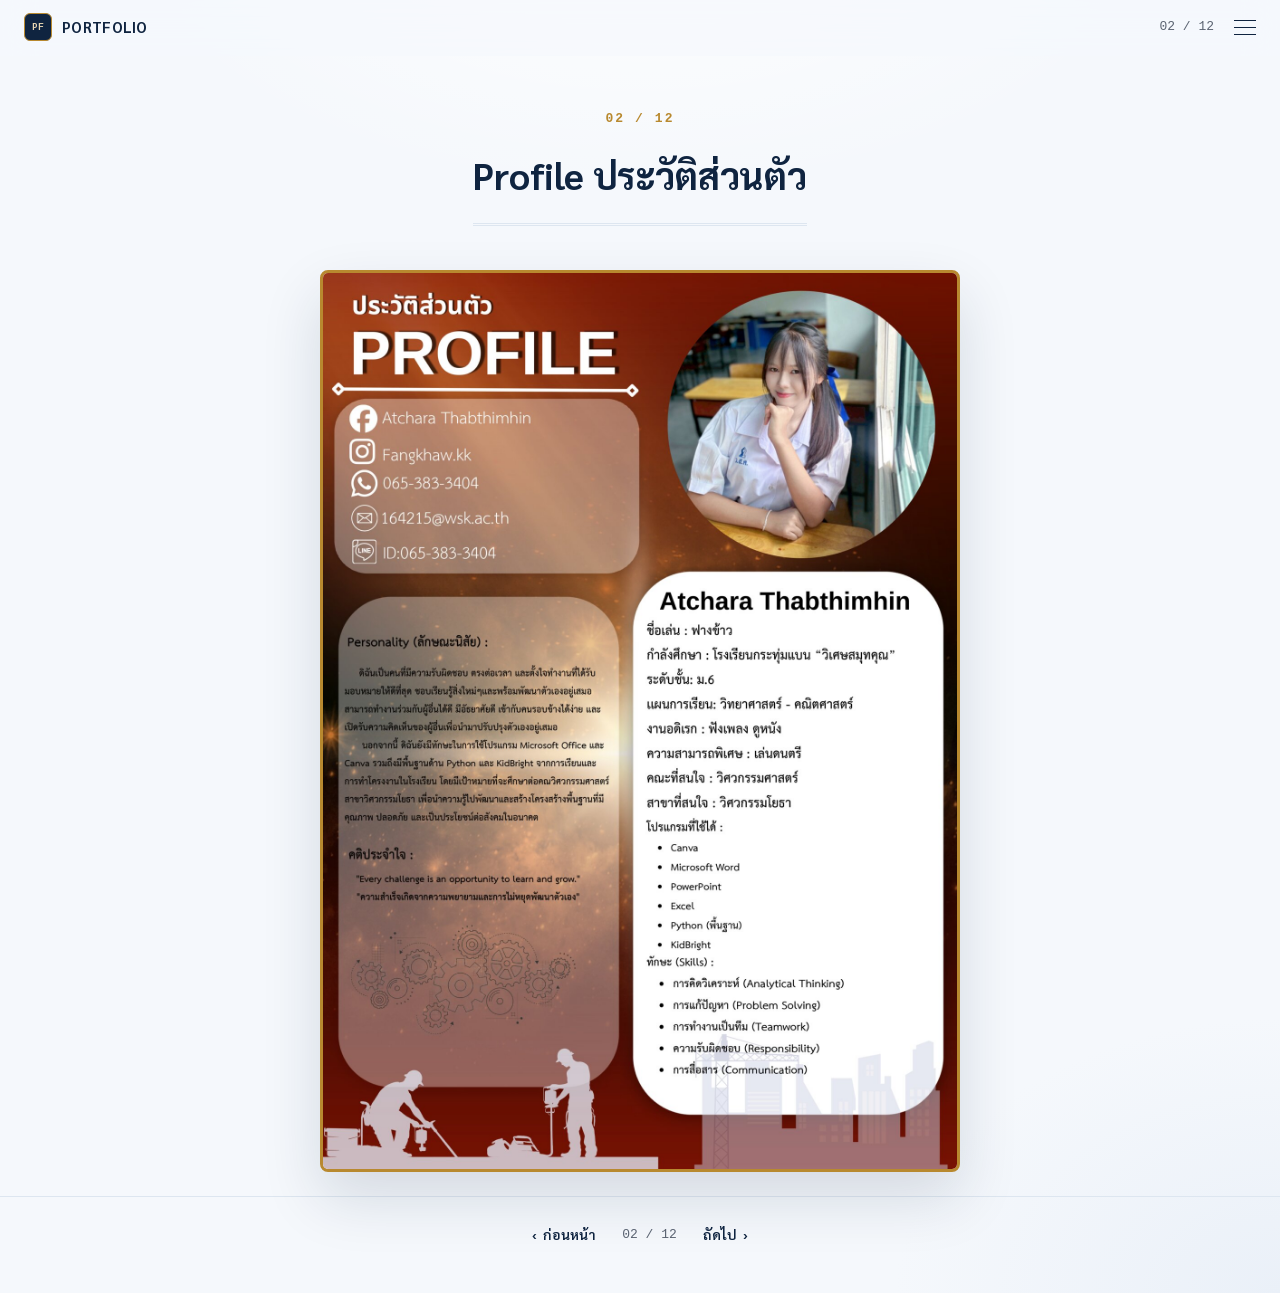
<file: page-02.html>
<!DOCTYPE html>
<html lang="th">
<head>
<meta charset="UTF-8">
<meta name="viewport" content="width=device-width, initial-scale=1.0">
<title>Profile ประวัติส่วนตัว — Portfolio</title>
<link href="https://fonts.googleapis.com/css2?family=Sarabun:wght@300;400;500;600;700;800&display=swap" rel="stylesheet">
<link rel="stylesheet" href="style.css">
</head>
<body>

<div id="site-nav"></div>

<div class="page-head">
  <p class="page-eyebrow reveal">02 / 12</p>
  <h1 class="page-title reveal">Profile ประวัติส่วนตัว</h1>
</div>

<section class="stage">
  <div class="image-frame reveal">
    <img src="images/page-02.jpg" alt="Profile ประวัติส่วนตัว">
    <div class="zoom-hint">🔍 คลิกเพื่อขยาย</div>
  </div>
</section>

<div id="page-footer"></div>

<script src="app.js"></script>
</body>
</html>
</file>
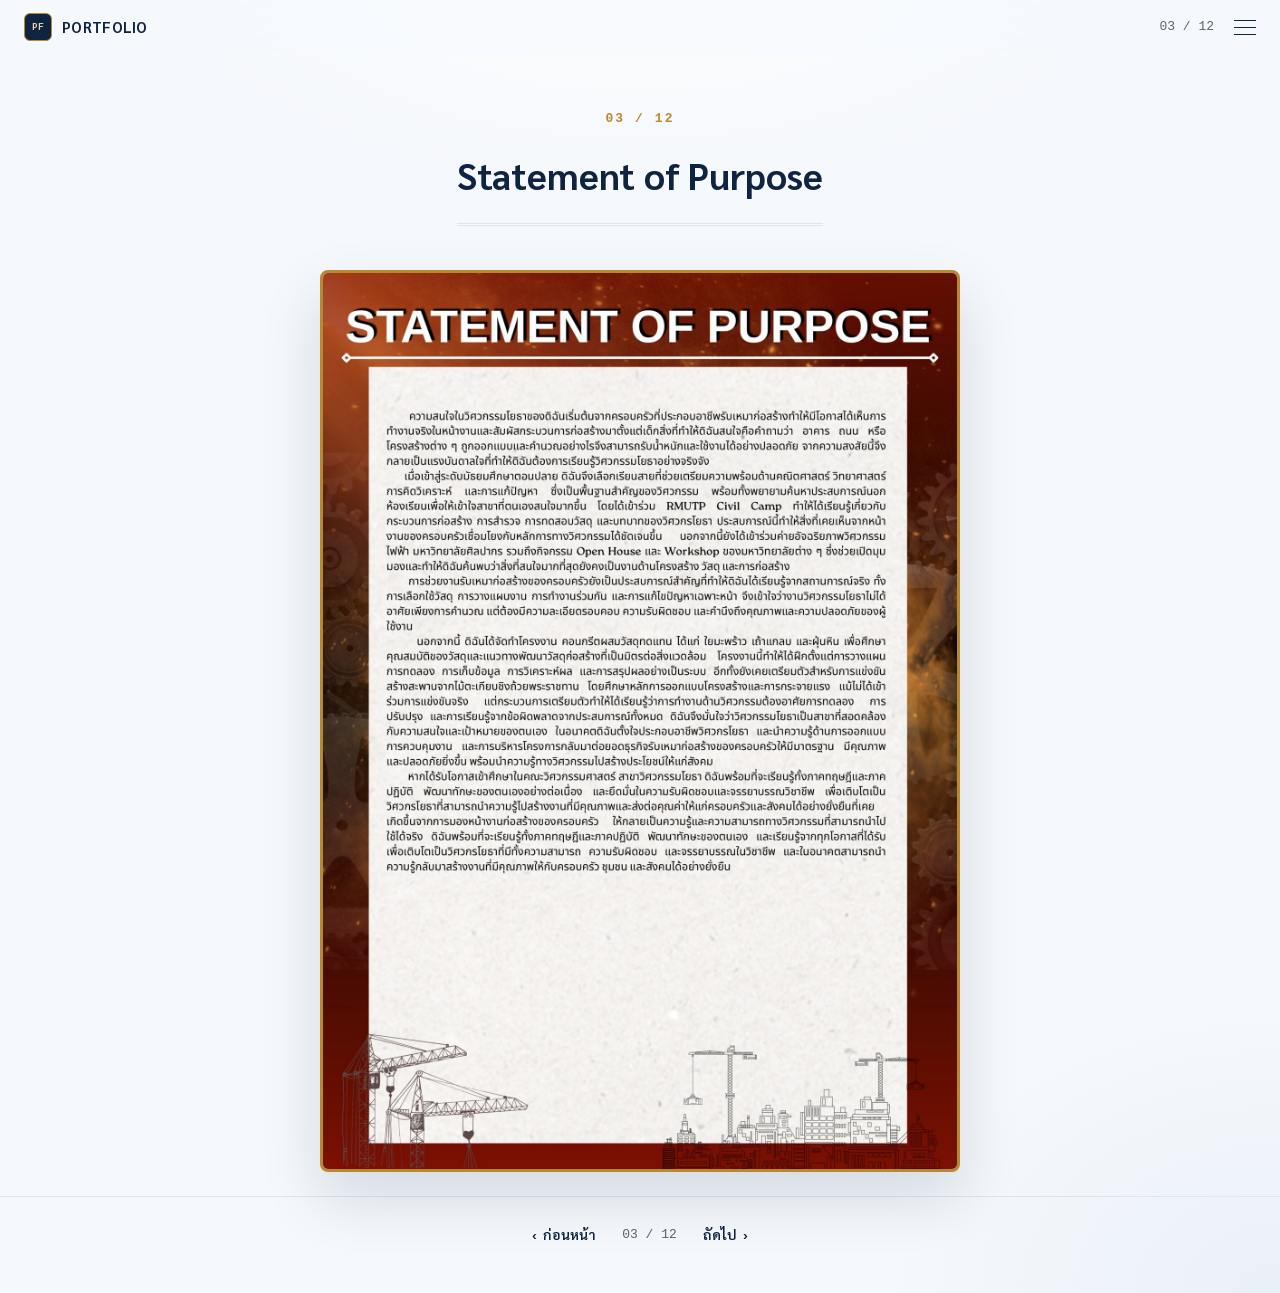
<file: page-03.html>
<!DOCTYPE html>
<html lang="th">
<head>
<meta charset="UTF-8">
<meta name="viewport" content="width=device-width, initial-scale=1.0">
<title>Statement of Purpose — Portfolio</title>
<link href="https://fonts.googleapis.com/css2?family=Sarabun:wght@300;400;500;600;700;800&display=swap" rel="stylesheet">
<link rel="stylesheet" href="style.css">
</head>
<body>

<div id="site-nav"></div>

<div class="page-head">
  <p class="page-eyebrow reveal">03 / 12</p>
  <h1 class="page-title reveal">Statement of Purpose</h1>
</div>

<section class="stage">
  <div class="image-frame reveal">
    <img src="images/page-03.jpg" alt="Statement of Purpose">
    <div class="zoom-hint">🔍 คลิกเพื่อขยาย</div>
  </div>
</section>

<div id="page-footer"></div>

<script src="app.js"></script>
</body>
</html>
</file>
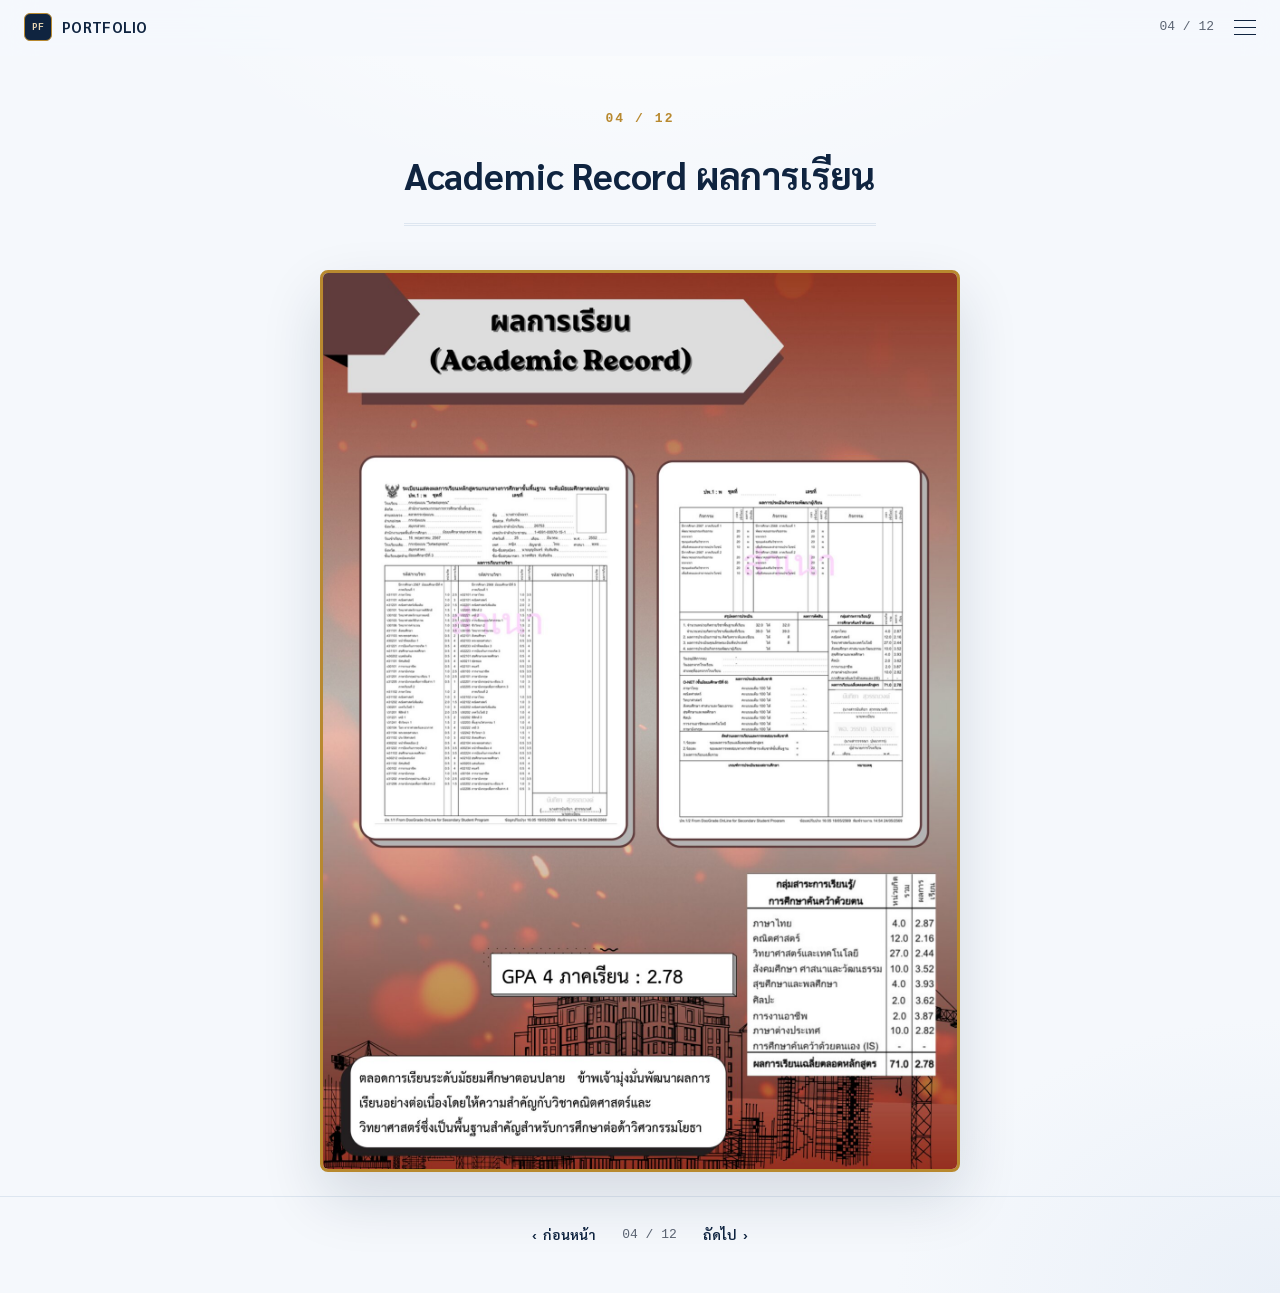
<file: page-04.html>
<!DOCTYPE html>
<html lang="th">
<head>
<meta charset="UTF-8">
<meta name="viewport" content="width=device-width, initial-scale=1.0">
<title>Academic Record ผลการเรียน — Portfolio</title>
<link href="https://fonts.googleapis.com/css2?family=Sarabun:wght@300;400;500;600;700;800&display=swap" rel="stylesheet">
<link rel="stylesheet" href="style.css">
</head>
<body>

<div id="site-nav"></div>

<div class="page-head">
  <p class="page-eyebrow reveal">04 / 12</p>
  <h1 class="page-title reveal">Academic Record ผลการเรียน</h1>
</div>

<section class="stage">
  <div class="image-frame reveal">
    <img src="images/page-04.jpg" alt="Academic Record ผลการเรียน">
    <div class="zoom-hint">🔍 คลิกเพื่อขยาย</div>
  </div>
</section>

<div id="page-footer"></div>

<script src="app.js"></script>
</body>
</html>
</file>
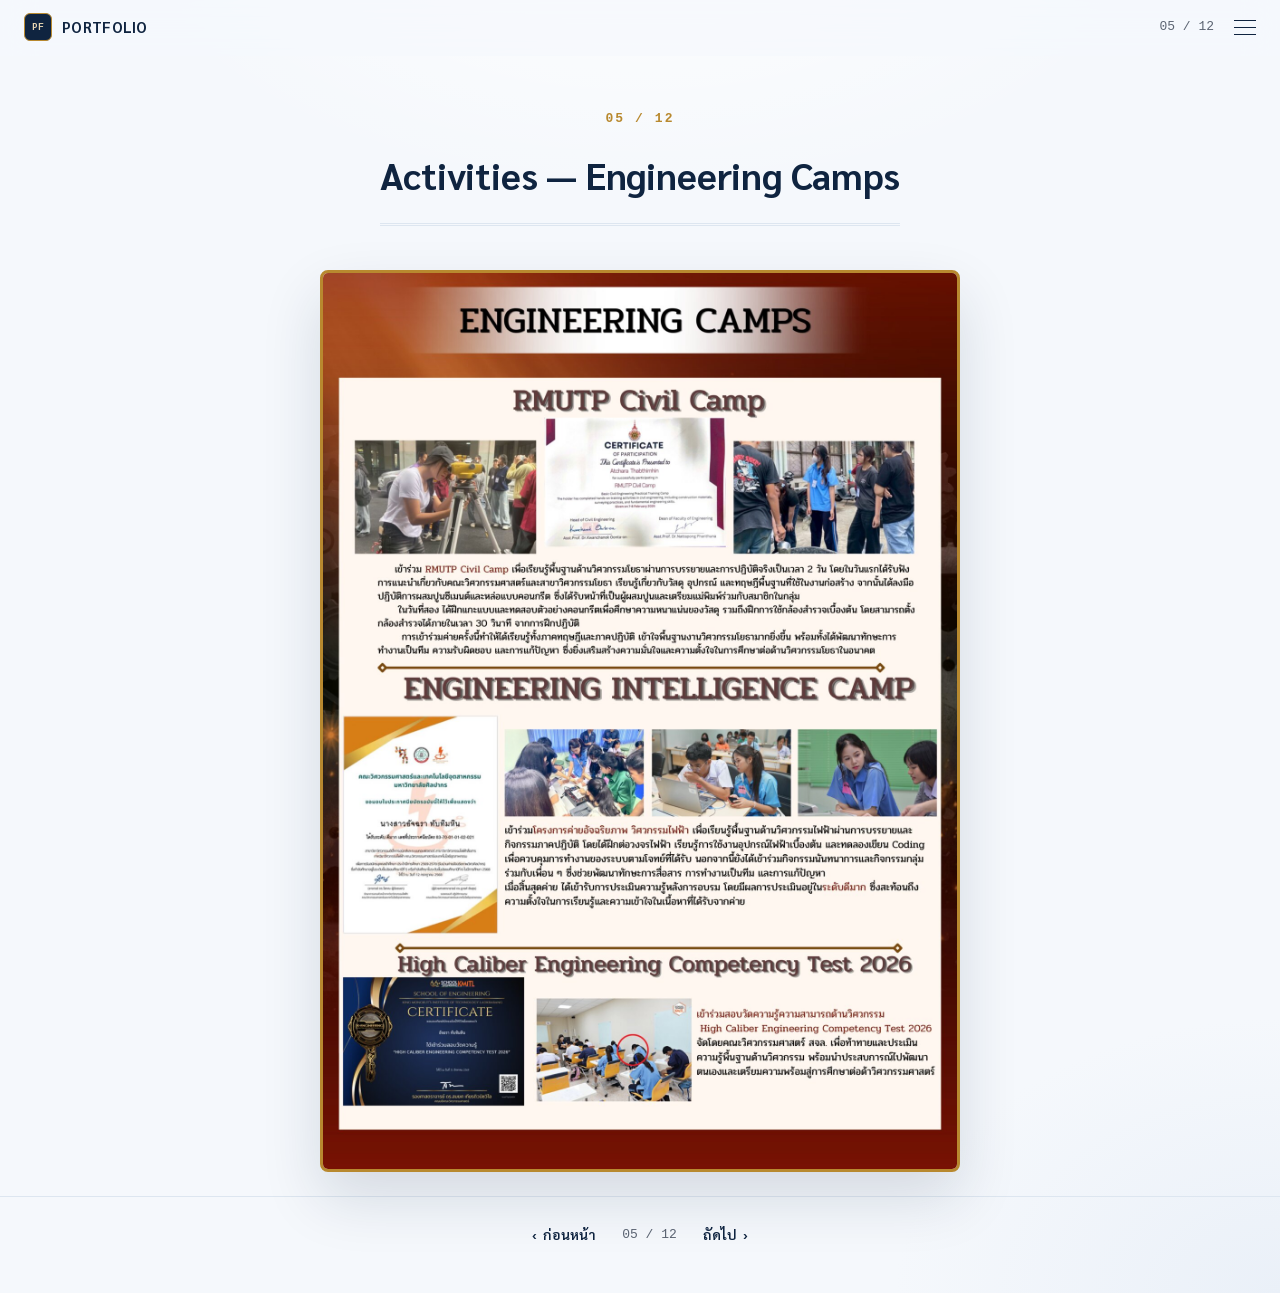
<file: page-05.html>
<!DOCTYPE html>
<html lang="th">
<head>
<meta charset="UTF-8">
<meta name="viewport" content="width=device-width, initial-scale=1.0">
<title>Activities — Engineering Camps — Portfolio</title>
<link href="https://fonts.googleapis.com/css2?family=Sarabun:wght@300;400;500;600;700;800&display=swap" rel="stylesheet">
<link rel="stylesheet" href="style.css">
</head>
<body>

<div id="site-nav"></div>

<div class="page-head">
  <p class="page-eyebrow reveal">05 / 12</p>
  <h1 class="page-title reveal">Activities — Engineering Camps</h1>
</div>

<section class="stage">
  <div class="image-frame reveal">
    <img src="images/page-05.jpg" alt="Activities — Engineering Camps">
    <div class="zoom-hint">🔍 คลิกเพื่อขยาย</div>
  </div>
</section>

<div id="page-footer"></div>

<script src="app.js"></script>
</body>
</html>
</file>
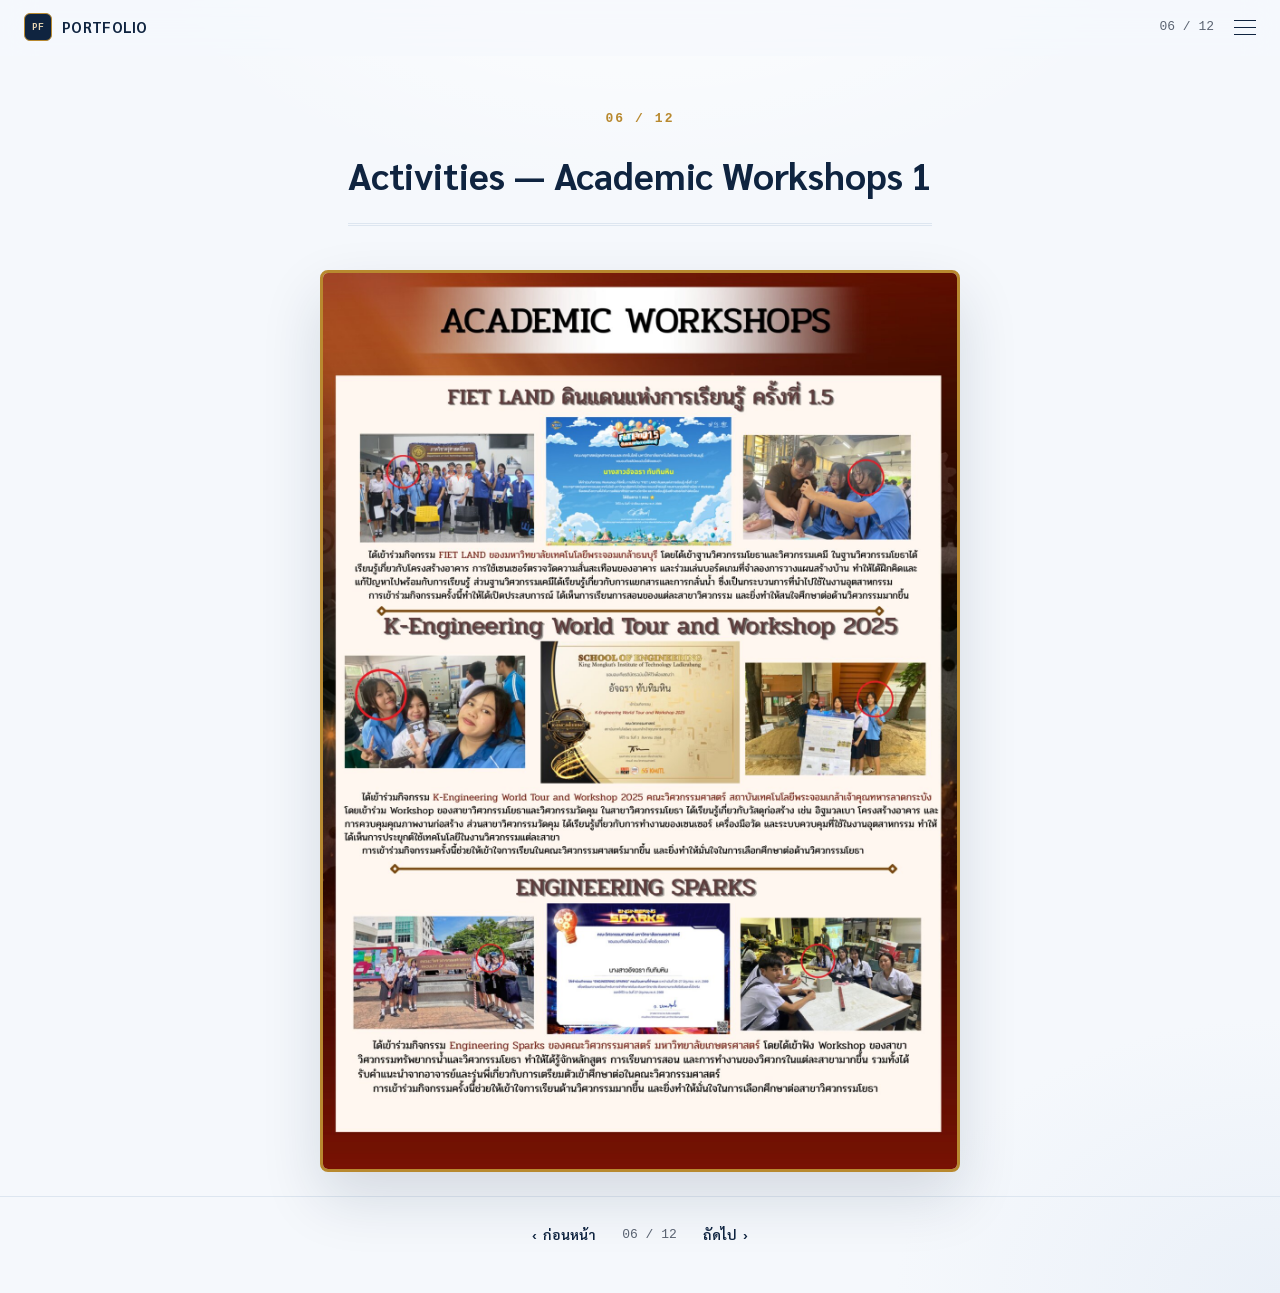
<file: page-06.html>
<!DOCTYPE html>
<html lang="th">
<head>
<meta charset="UTF-8">
<meta name="viewport" content="width=device-width, initial-scale=1.0">
<title>Activities — Academic Workshops 1 — Portfolio</title>
<link href="https://fonts.googleapis.com/css2?family=Sarabun:wght@300;400;500;600;700;800&display=swap" rel="stylesheet">
<link rel="stylesheet" href="style.css">
</head>
<body>

<div id="site-nav"></div>

<div class="page-head">
  <p class="page-eyebrow reveal">06 / 12</p>
  <h1 class="page-title reveal">Activities — Academic Workshops 1</h1>
</div>

<section class="stage">
  <div class="image-frame reveal">
    <img src="images/page-06.jpg" alt="Activities — Academic Workshops 1">
    <div class="zoom-hint">🔍 คลิกเพื่อขยาย</div>
  </div>
</section>

<div id="page-footer"></div>

<script src="app.js"></script>
</body>
</html>
</file>
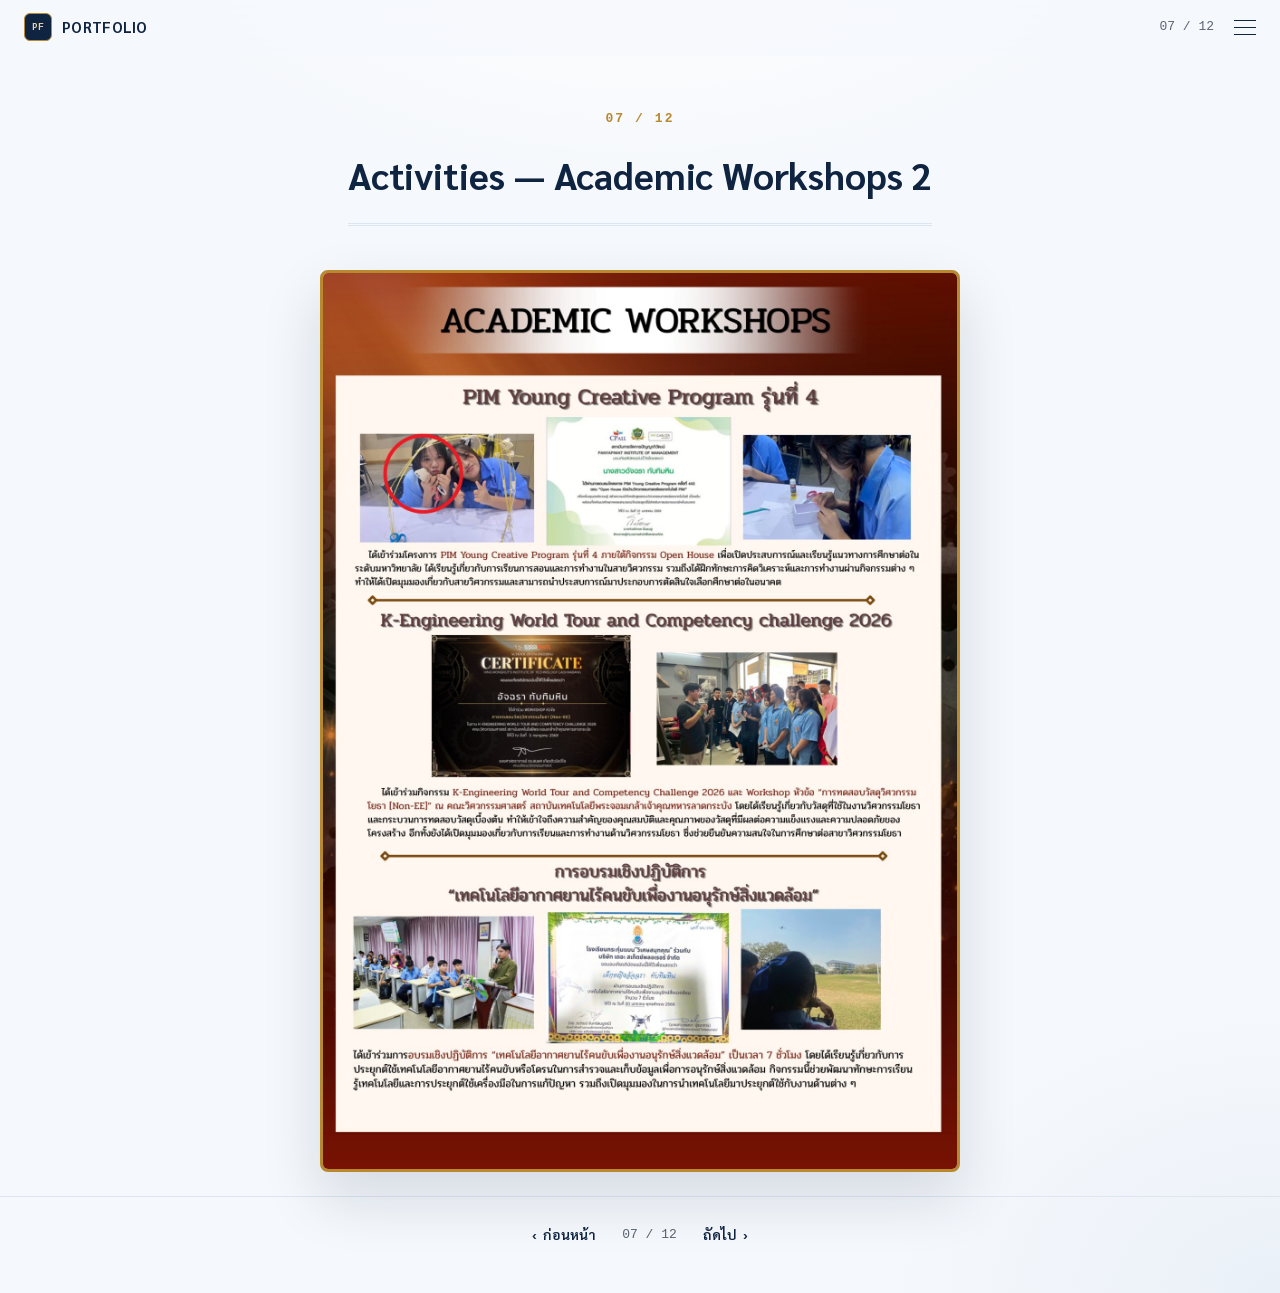
<file: page-07.html>
<!DOCTYPE html>
<html lang="th">
<head>
<meta charset="UTF-8">
<meta name="viewport" content="width=device-width, initial-scale=1.0">
<title>Activities — Academic Workshops 2 — Portfolio</title>
<link href="https://fonts.googleapis.com/css2?family=Sarabun:wght@300;400;500;600;700;800&display=swap" rel="stylesheet">
<link rel="stylesheet" href="style.css">
</head>
<body>

<div id="site-nav"></div>

<div class="page-head">
  <p class="page-eyebrow reveal">07 / 12</p>
  <h1 class="page-title reveal">Activities — Academic Workshops 2</h1>
</div>

<section class="stage">
  <div class="image-frame reveal">
    <img src="images/page-07.jpg" alt="Activities — Academic Workshops 2">
    <div class="zoom-hint">🔍 คลิกเพื่อขยาย</div>
  </div>
</section>

<div id="page-footer"></div>

<script src="app.js"></script>
</body>
</html>
</file>
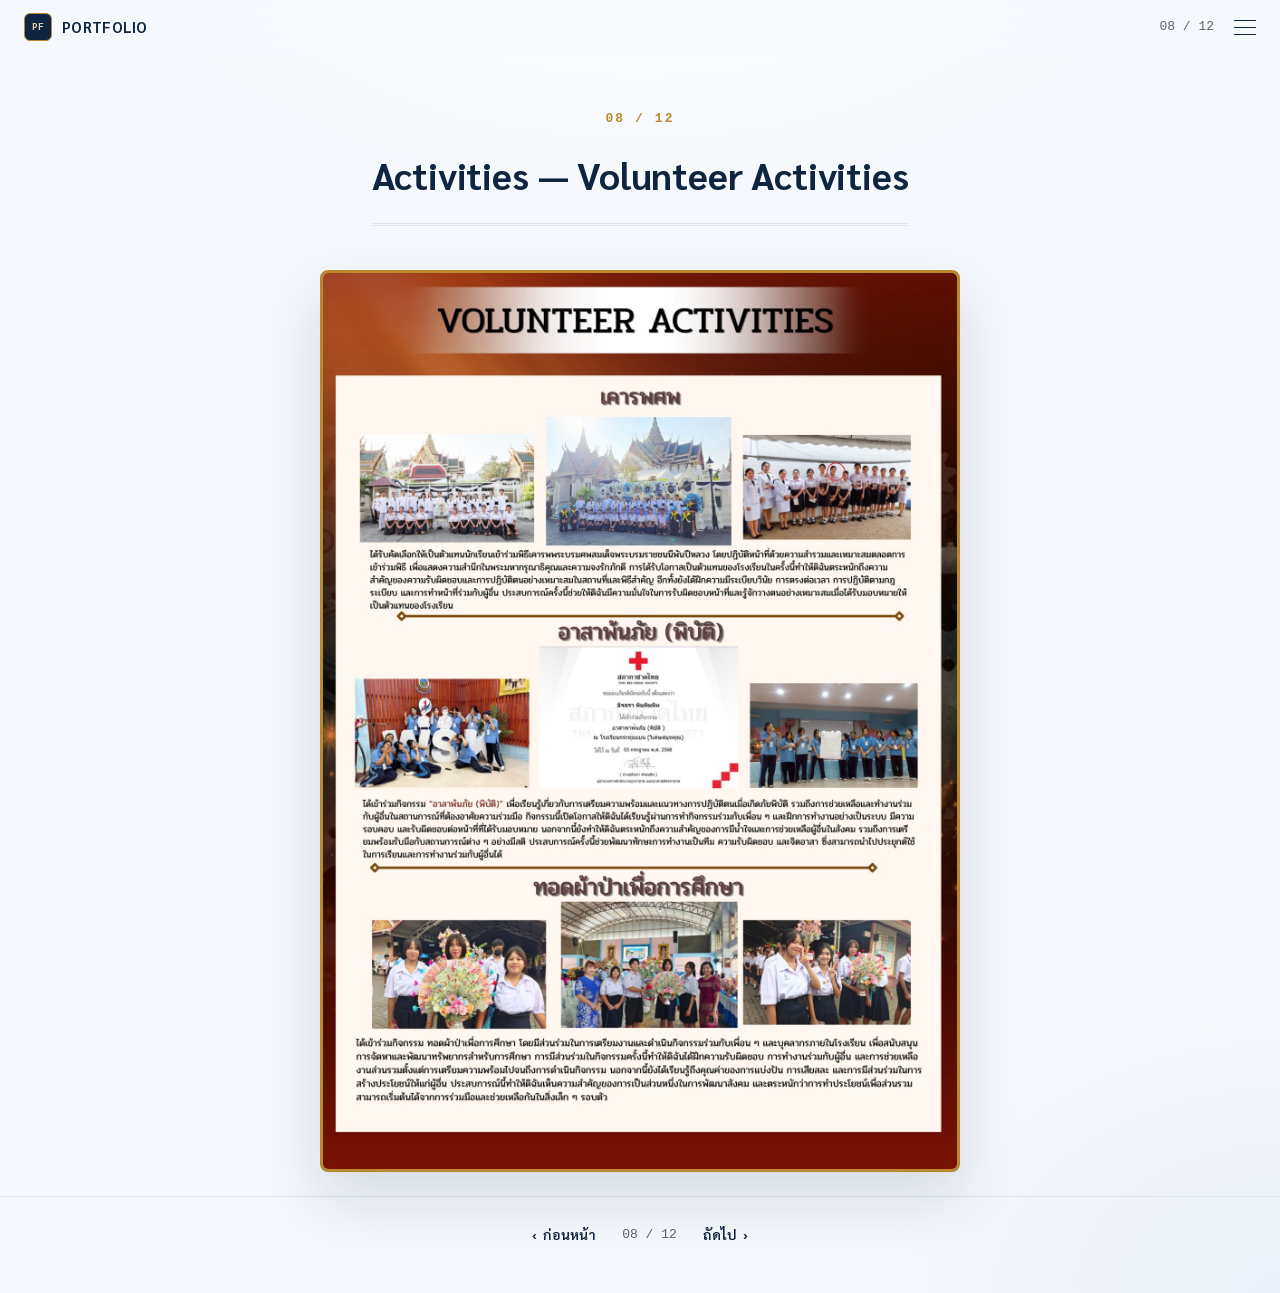
<file: page-08.html>
<!DOCTYPE html>
<html lang="th">
<head>
<meta charset="UTF-8">
<meta name="viewport" content="width=device-width, initial-scale=1.0">
<title>Activities — Volunteer Activities — Portfolio</title>
<link href="https://fonts.googleapis.com/css2?family=Sarabun:wght@300;400;500;600;700;800&display=swap" rel="stylesheet">
<link rel="stylesheet" href="style.css">
</head>
<body>

<div id="site-nav"></div>

<div class="page-head">
  <p class="page-eyebrow reveal">08 / 12</p>
  <h1 class="page-title reveal">Activities — Volunteer Activities</h1>
</div>

<section class="stage">
  <div class="image-frame reveal">
    <img src="images/page-08.jpg" alt="Activities — Volunteer Activities">
    <div class="zoom-hint">🔍 คลิกเพื่อขยาย</div>
  </div>
</section>

<div id="page-footer"></div>

<script src="app.js"></script>
</body>
</html>
</file>
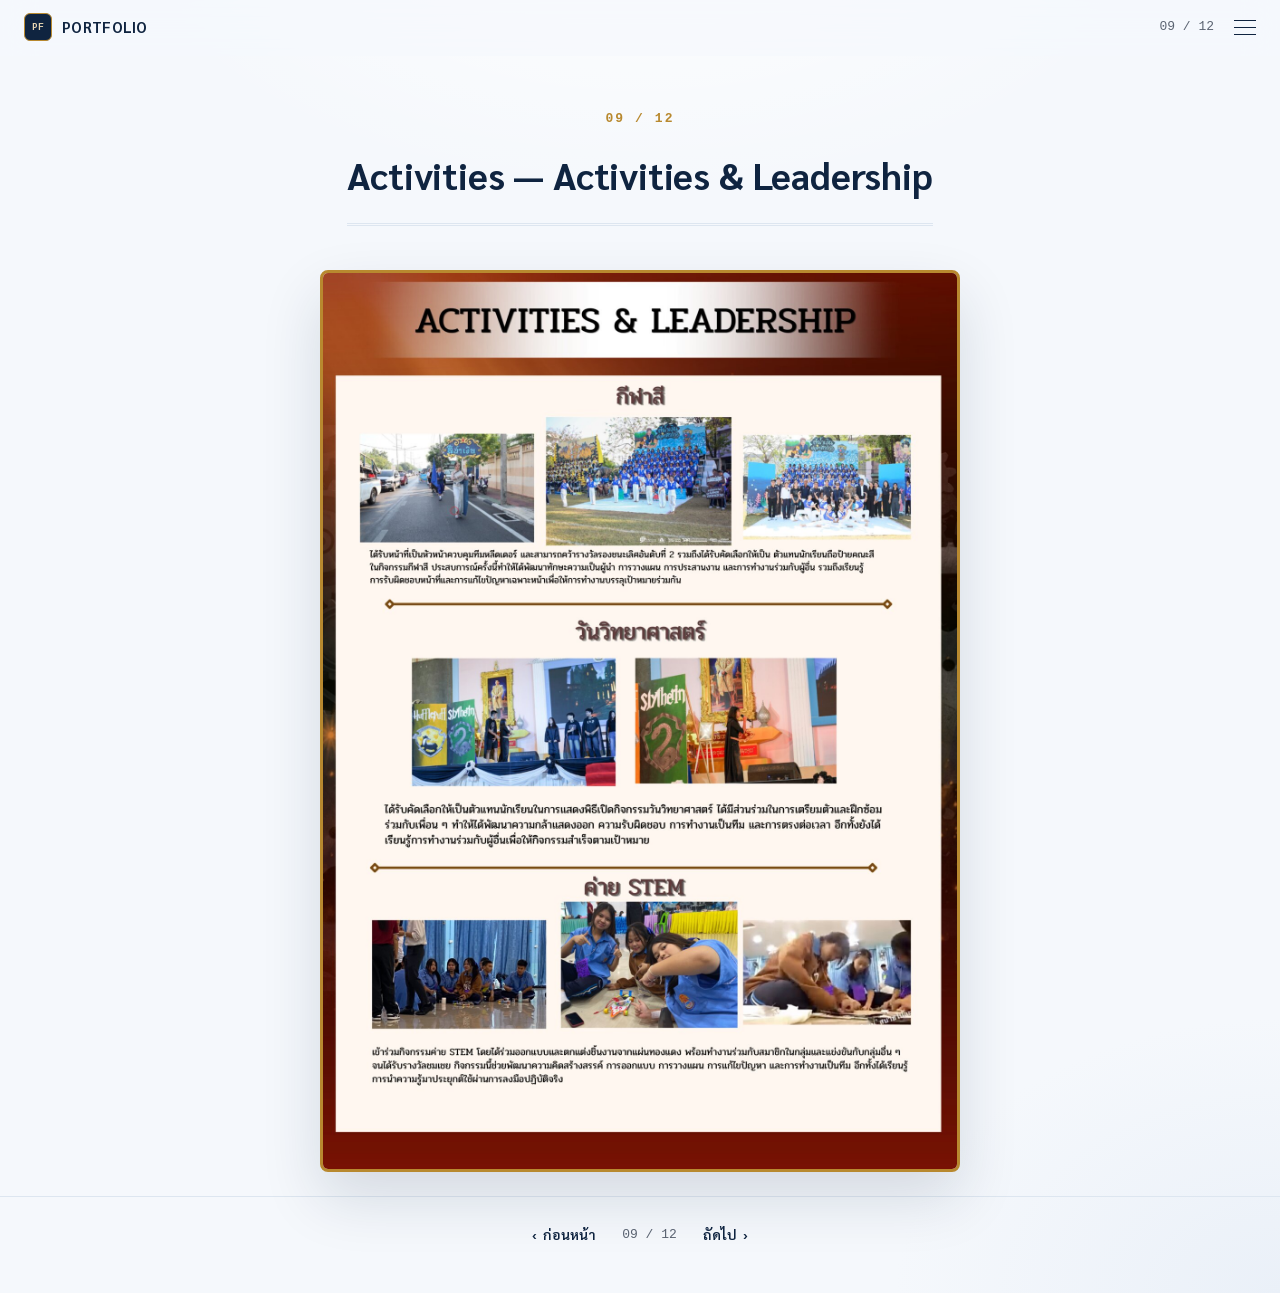
<file: page-09.html>
<!DOCTYPE html>
<html lang="th">
<head>
<meta charset="UTF-8">
<meta name="viewport" content="width=device-width, initial-scale=1.0">
<title>Activities — Activities & Leadership — Portfolio</title>
<link href="https://fonts.googleapis.com/css2?family=Sarabun:wght@300;400;500;600;700;800&display=swap" rel="stylesheet">
<link rel="stylesheet" href="style.css">
</head>
<body>

<div id="site-nav"></div>

<div class="page-head">
  <p class="page-eyebrow reveal">09 / 12</p>
  <h1 class="page-title reveal">Activities — Activities &amp; Leadership</h1>
</div>

<section class="stage">
  <div class="image-frame reveal">
    <img src="images/page-09.jpg" alt="Activities — Activities & Leadership">
    <div class="zoom-hint">🔍 คลิกเพื่อขยาย</div>
  </div>
</section>

<div id="page-footer"></div>

<script src="app.js"></script>
</body>
</html>
</file>
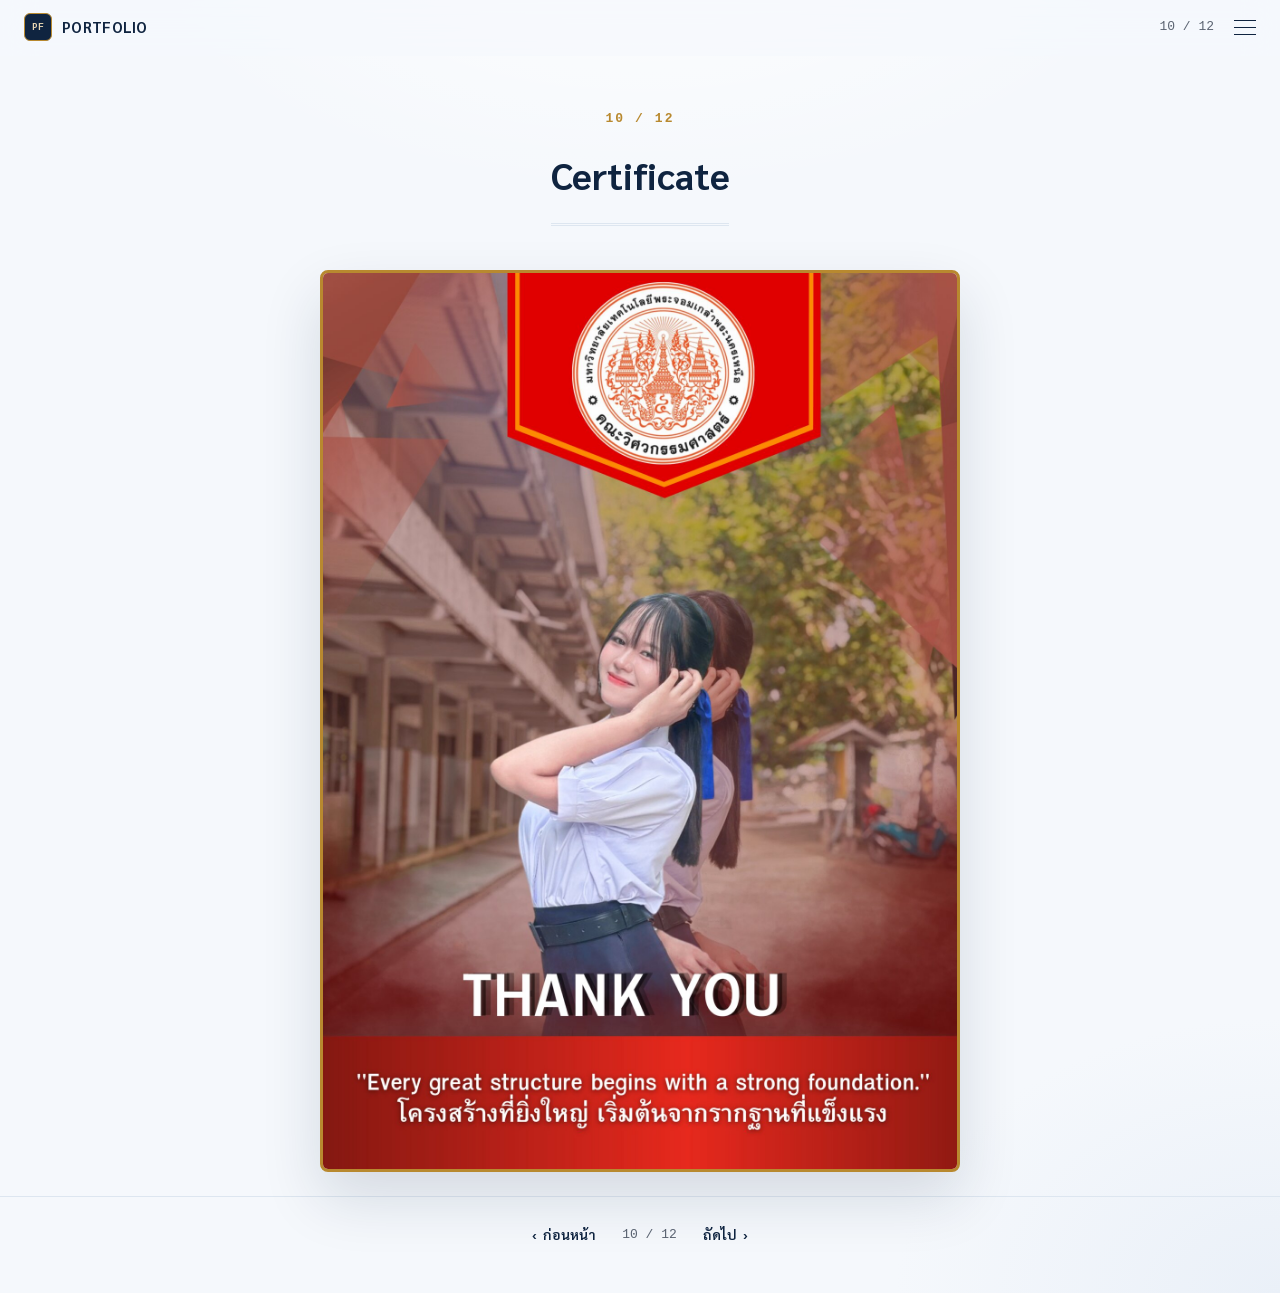
<file: page-10.html>
<!DOCTYPE html>
<html lang="th">
<head>
<meta charset="UTF-8">
<meta name="viewport" content="width=device-width, initial-scale=1.0">
<title>Certificate — Portfolio</title>
<link href="https://fonts.googleapis.com/css2?family=Sarabun:wght@300;400;500;600;700;800&display=swap" rel="stylesheet">
<link rel="stylesheet" href="style.css">
</head>
<body>

<div id="site-nav"></div>

<div class="page-head">
  <p class="page-eyebrow reveal">10 / 12</p>
  <h1 class="page-title reveal">Certificate</h1>
</div>

<section class="stage">
  <div class="image-frame reveal">
    <img src="images/page-10.jpg" alt="Certificate">
    <div class="zoom-hint">🔍 คลิกเพื่อขยาย</div>
  </div>
</section>

<div id="page-footer"></div>

<script src="app.js"></script>
</body>
</html>
</file>
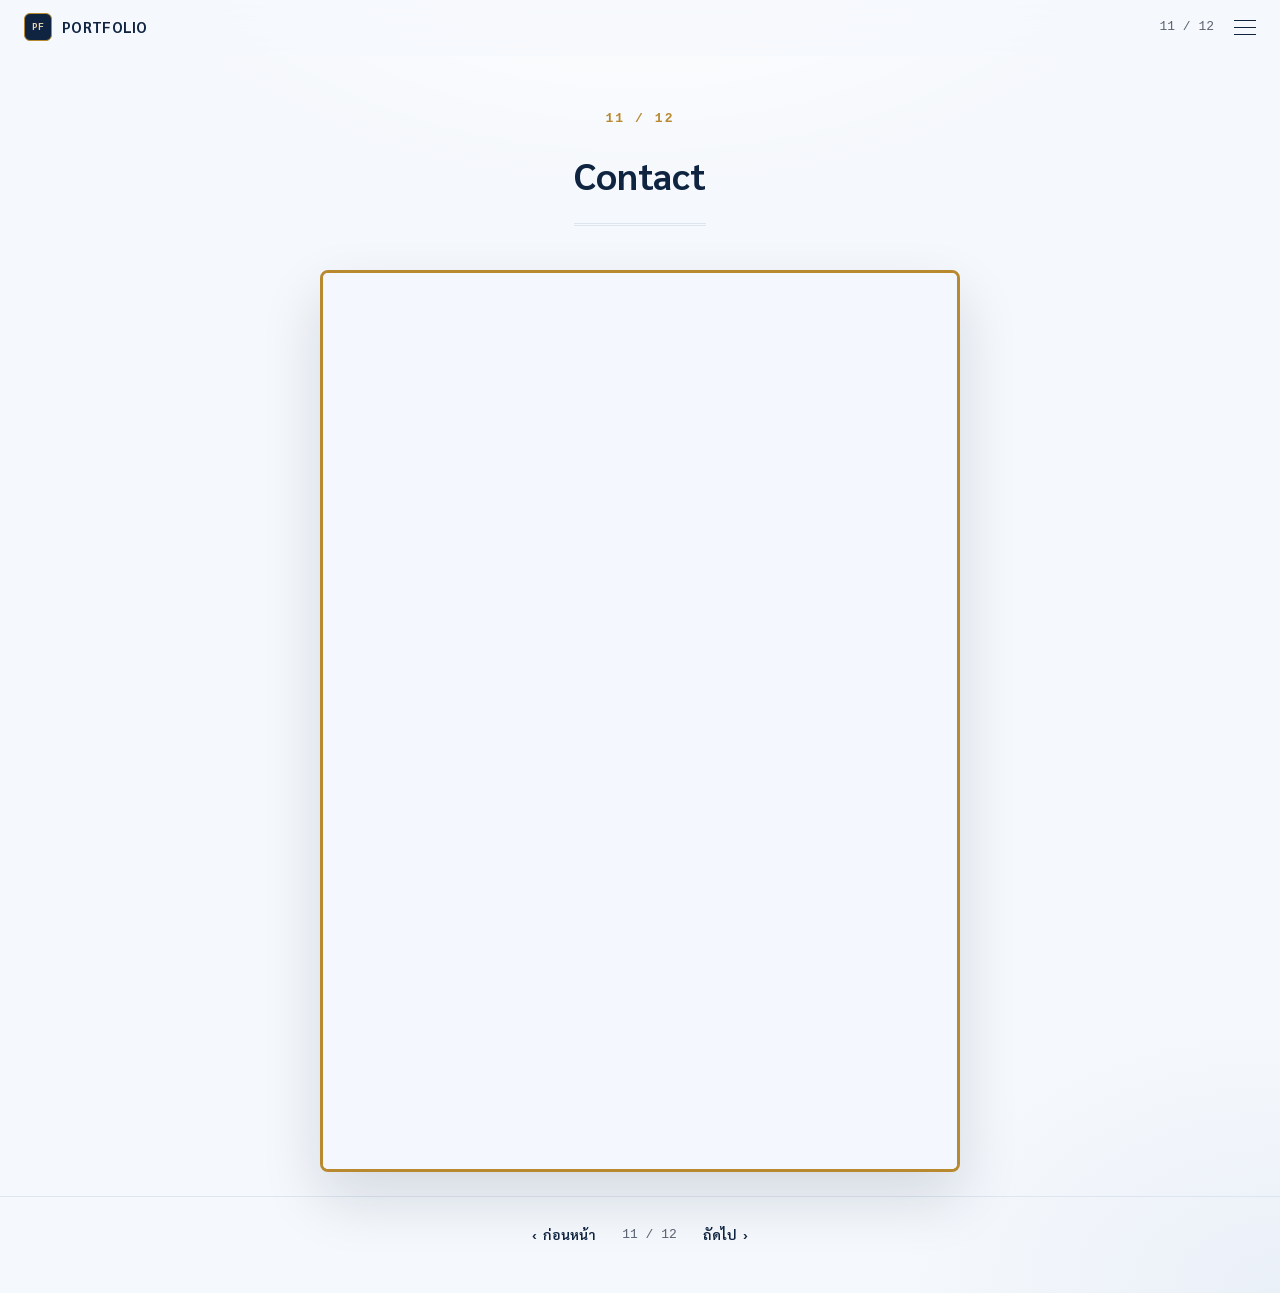
<file: page-11.html>
<!DOCTYPE html>
<html lang="th">
<head>
<meta charset="UTF-8">
<meta name="viewport" content="width=device-width, initial-scale=1.0">
<title>Contact — Portfolio</title>
<link href="https://fonts.googleapis.com/css2?family=Sarabun:wght@300;400;500;600;700;800&display=swap" rel="stylesheet">
<link rel="stylesheet" href="style.css">
</head>
<body>

<div id="site-nav"></div>

<div class="page-head">
  <p class="page-eyebrow reveal">11 / 12</p>
  <h1 class="page-title reveal">Contact</h1>
</div>

<section class="stage">
  <div class="image-frame reveal">
    <img src="images/page-11.jpg" alt="Contact">
    <div class="zoom-hint">🔍 คลิกเพื่อขยาย</div>
  </div>
</section>

<div id="page-footer"></div>

<script src="app.js"></script>
</body>
</html>
</file>
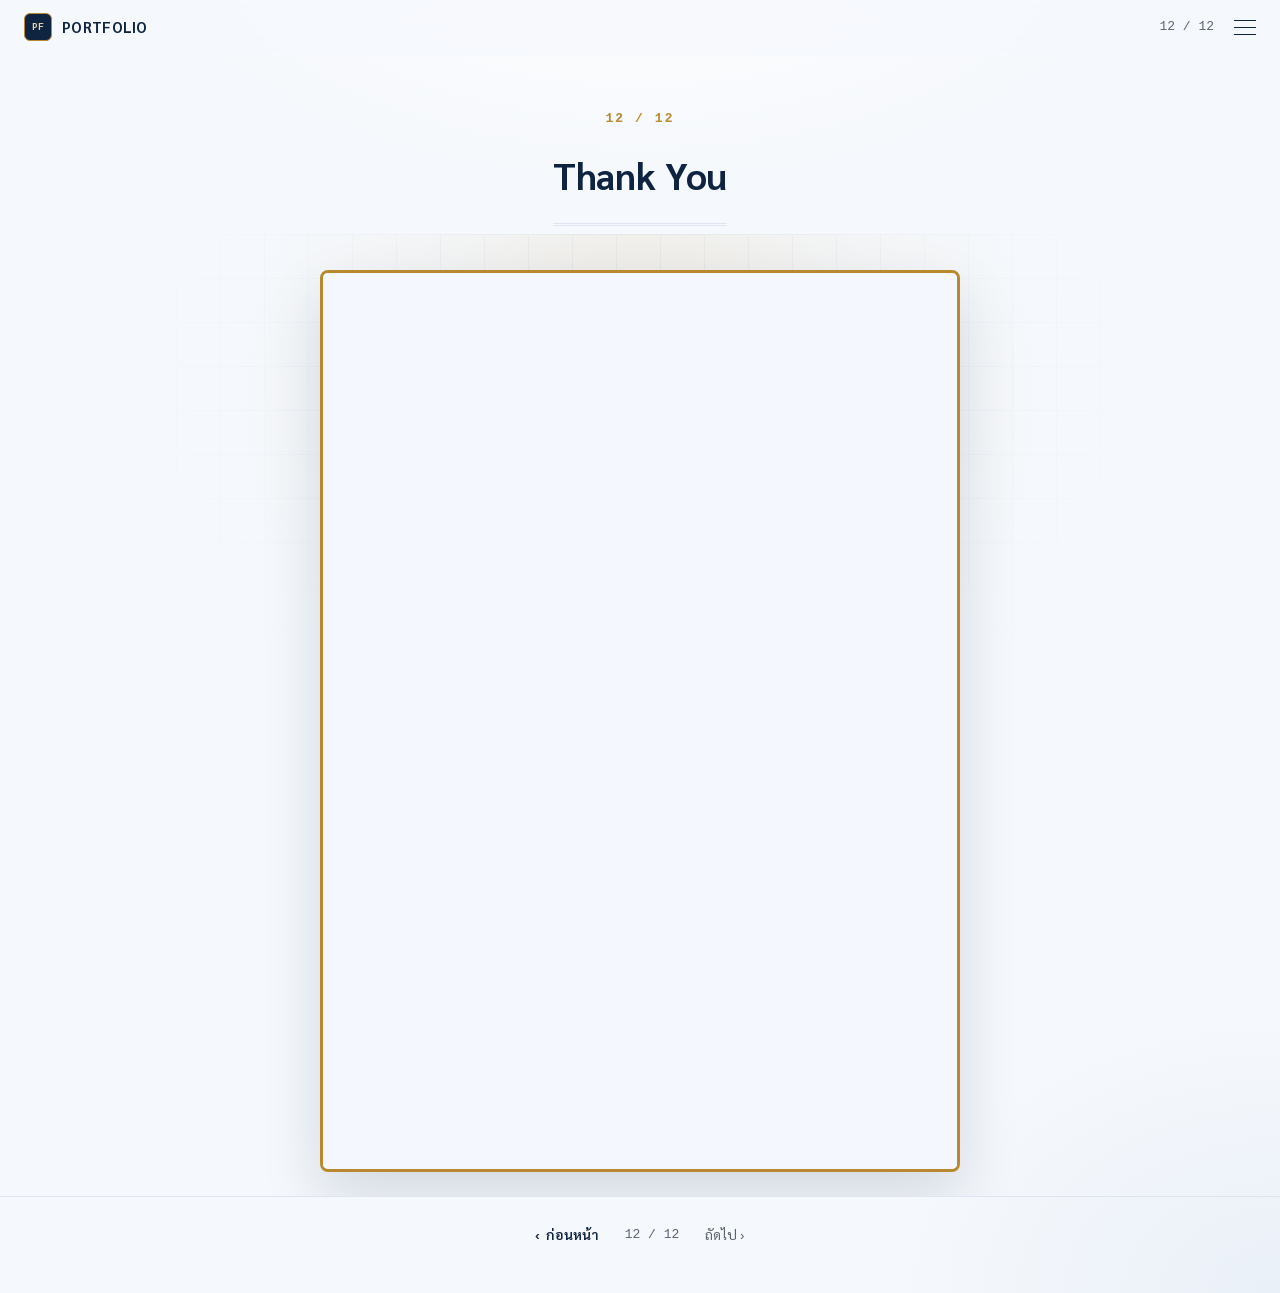
<file: page-12.html>
<!DOCTYPE html>
<html lang="th">
<head>
<meta charset="UTF-8">
<meta name="viewport" content="width=device-width, initial-scale=1.0">
<title>Thank You — Portfolio</title>
<link href="https://fonts.googleapis.com/css2?family=Sarabun:wght@300;400;500;600;700;800&display=swap" rel="stylesheet">
<link rel="stylesheet" href="style.css">
</head>
<body>

<div id="site-nav"></div>

<div class="page-head">
  <p class="page-eyebrow reveal">12 / 12</p>
  <h1 class="page-title reveal">Thank You</h1>
</div>

<section class="stage cover">
  <div class="image-frame reveal">
    <img src="images/page-12.jpg" alt="Thank You">
    <div class="zoom-hint">🔍 คลิกเพื่อขยาย</div>
  </div>
</section>

<div id="page-footer"></div>

<script src="app.js"></script>
</body>
</html>
</file>
<file: style.css>
/* ===================== TOKENS — academic navy & gold, Sarabun ===================== */
:root{
  --bg:#f5f8fc;
  --bg-deep:#eaf0f8;
  --card:#ffffff;
  --navy-900:#0f2440;
  --navy-800:#16325a;
  --ink:#1c2430;
  --ink-soft:#5b6472;
  --ink-dim:#93a0b0;
  --line:#dde6f0;
  --accent:#16325a;
  --gold:#b8892f;
  --gold-soft:#e9d7b3;
  --ease: cubic-bezier(.16,1,.3,1);
  --font: 'Sarabun', 'TH Sarabun New', -apple-system, BlinkMacSystemFont, 'Segoe UI', sans-serif;
  --font-mono: 'SF Mono', 'JetBrains Mono', ui-monospace, monospace;
}

@view-transition{ navigation:auto; }
::view-transition-old(root){ animation-duration:.5s; animation-timing-function:var(--ease); }
::view-transition-new(root){ animation-duration:.5s; animation-timing-function:var(--ease); }

*{margin:0;padding:0;box-sizing:border-box;}
html{scroll-behavior:smooth; overflow-x:clip; color-scheme:light;}
html{ scrollbar-width:thin; scrollbar-color:var(--gold-soft) transparent; }
::-webkit-scrollbar{ width:10px; height:10px; }
::-webkit-scrollbar-track{ background:var(--bg); }
::-webkit-scrollbar-thumb{ background:var(--gold-soft); border-radius:6px; border:2px solid var(--bg); }
::-webkit-scrollbar-thumb:hover{ background:var(--gold); }

body{
  font-family:var(--font);
  color:var(--ink);
  background:
    radial-gradient(ellipse 900px 500px at 50% -8%, #fff 0%, transparent 60%),
    radial-gradient(ellipse 700px 500px at 100% 100%, var(--bg-deep) 0%, transparent 55%),
    var(--bg);
  -webkit-font-smoothing:antialiased;
  position:relative;
  line-height:1.7;
  font-size:16px;
}
a{color:inherit; text-decoration:none;}
button{font-family:inherit;}
@media (prefers-reduced-motion: reduce){
  *{animation-duration:.001ms !important; transition-duration:.001ms !important;}
  html{scroll-behavior:auto;}
}

/* ===================== TOP NAV ===================== */
#site-nav{ display:contents; }
.site-nav{
  position:sticky; top:0; left:0; width:100%; z-index:500;
  height:56px; display:flex; align-items:center; justify-content:space-between;
  padding:0 24px; background:rgba(245,248,252,.72); backdrop-filter:saturate(180%) blur(16px);
  border-bottom:1px solid transparent;
  transition:background .4s var(--ease), border-color .4s var(--ease), box-shadow .4s var(--ease);
}
.site-nav:hover{
  background:rgba(245,248,252,.94);
  border-bottom-color:var(--line);
  box-shadow:0 12px 34px rgba(15,36,64,.08);
}
.nav-logo{
  font-size:15px; font-weight:700; letter-spacing:.02em; color:var(--navy-900);
  position:relative; padding-bottom:2px; display:flex; align-items:center; gap:10px;
}
.nav-logo::before{
  content:'PF'; display:flex; align-items:center; justify-content:center;
  width:26px; height:26px; border-radius:6px; background:var(--navy-900); color:var(--gold-soft);
  font-size:.62rem; font-weight:700; border:1px solid var(--gold);
}
.nav-logo::after{
  content:''; position:absolute; left:36px; bottom:0; width:0; height:1px; background:var(--gold);
  transition:width .4s var(--ease);
}
.nav-logo:hover::after{ width:calc(100% - 36px); }
.nav-right{ display:flex; align-items:center; gap:20px; }
.nav-page-count{ font-size:13px; color:var(--ink-soft); font-family:var(--font-mono); transition:color .3s ease; }
.site-nav:hover .nav-page-count{ color:var(--navy-900); }
.menu-btn{
  width:22px; height:16px; position:relative; background:none; border:none; cursor:pointer; color:var(--navy-900);
  transition:transform .35s var(--ease);
}
.menu-btn::before{
  content:''; position:absolute; inset:-12px; border-radius:50%; background:rgba(184,137,47,.12);
  transform:scale(0); transition:transform .35s var(--ease); z-index:-1;
}
.menu-btn:hover::before{ transform:scale(1); }
.menu-btn:hover{ transform:scale(1.08); }
.menu-btn span{ position:absolute; left:0; width:100%; height:1.5px; background:currentColor; transition:transform .35s var(--ease), opacity .35s var(--ease); }
.menu-btn span:nth-child(1){ top:0; }
.menu-btn span:nth-child(2){ top:7px; }
.menu-btn span:nth-child(3){ top:14px; }
.menu-btn.open span:nth-child(1){ transform:translateY(7px) rotate(45deg); }
.menu-btn.open span:nth-child(2){ opacity:0; }
.menu-btn.open span:nth-child(3){ transform:translateY(-7px) rotate(-45deg); }

/* ===================== FULLSCREEN MENU ===================== */
.menu-overlay{
  position:fixed; inset:0; background:rgba(245,248,252,.97); backdrop-filter:blur(24px);
  z-index:600; display:flex; align-items:center; justify-content:center; padding:40px 20px;
  opacity:0; pointer-events:none; transition:opacity .4s var(--ease); overflow-y:auto;
}
.menu-overlay.open{ opacity:1; pointer-events:auto; }
.menu-list{ list-style:none; text-align:center; }
.menu-list li{
  margin:9px 0; opacity:0; transform:translateY(16px);
  transition:opacity .5s var(--ease), transform .5s var(--ease);
}
.menu-overlay.open .menu-list li{ opacity:1; transform:translateY(0); }
.menu-overlay.open .menu-list li:nth-child(1){ transition-delay:.03s; }
.menu-overlay.open .menu-list li:nth-child(2){ transition-delay:.06s; }
.menu-overlay.open .menu-list li:nth-child(3){ transition-delay:.09s; }
.menu-overlay.open .menu-list li:nth-child(4){ transition-delay:.12s; }
.menu-overlay.open .menu-list li:nth-child(5){ transition-delay:.15s; }
.menu-overlay.open .menu-list li:nth-child(6){ transition-delay:.18s; }
.menu-overlay.open .menu-list li:nth-child(7){ transition-delay:.21s; }
.menu-overlay.open .menu-list li:nth-child(8){ transition-delay:.24s; }
.menu-overlay.open .menu-list li:nth-child(9){ transition-delay:.27s; }
.menu-overlay.open .menu-list li:nth-child(10){ transition-delay:.3s; }
.menu-overlay.open .menu-list li:nth-child(11){ transition-delay:.33s; }
.menu-overlay.open .menu-list li:nth-child(12){ transition-delay:.36s; }
.menu-list a{
  font-size:clamp(1.15rem, 2.7vw, 1.7rem); font-weight:700; color:var(--navy-900);
  display:inline-flex; align-items:baseline; gap:14px; padding:6px 10px; transition:opacity .25s ease, color .25s ease;
}
.menu-list a .idx{ font-size:.55em; font-weight:400; color:var(--ink-dim); font-family:var(--font-mono); }
.menu-list a:hover{ opacity:.65; color:var(--gold); }
.menu-list li.current a{ color:var(--gold); text-decoration:underline; text-underline-offset:8px; }

/* ===================== FOOTER PAGINATION ===================== */
.page-footer{
  display:flex; align-items:center; justify-content:center; gap:26px;
  padding:26px 20px 46px; border-top:1px solid var(--line); font-size:14px; color:var(--ink-soft);
}
.page-footer a{
  color:var(--navy-900); font-weight:600; transition:color .3s ease; display:inline-flex; align-items:center; gap:6px;
}
.page-footer a .arrow{ display:inline-block; transition:transform .35s var(--ease); }
.page-footer a:hover{ color:var(--gold); }
.page-footer a.prev:hover .arrow{ transform:translateX(-4px); }
.page-footer a.next:hover .arrow{ transform:translateX(4px); }
.page-footer a.disabled{ color:var(--ink-dim); pointer-events:none; }
.page-footer .pf-count{ font-family:var(--font-mono); font-size:13px; }

/* ===================== PAGE HEADER LABEL ===================== */
.page-head{ text-align:center; padding:52px 20px 8px; }
.page-eyebrow{
  font-family:var(--font-mono); font-size:13px; color:var(--gold); letter-spacing:.16em;
  margin-bottom:14px; text-transform:uppercase; font-weight:700;
}
.page-title{
  font-size:clamp(1.5rem, 3.2vw, 2.3rem); font-weight:700; letter-spacing:-.005em; color:var(--navy-900);
  display:inline-block; padding-bottom:16px; border-bottom:3px double var(--line);
}

/* ===================== IMAGE STAGE ===================== */
.stage{
  display:flex; align-items:center; justify-content:center; padding:36px 5vw 24px;
  min-height:60vh;
}
.image-frame{
  position:relative; max-width:640px; width:100%; cursor:zoom-in;
  border-radius:8px; overflow:hidden; box-shadow:0 26px 60px rgba(15,36,64,.14);
  background:var(--card);
  border:3px solid var(--gold);
  transition:transform .6s var(--ease), box-shadow .6s var(--ease), border-color .6s var(--ease);
}
.image-frame:hover{
  transform:translateY(-8px);
  box-shadow:0 40px 90px rgba(15,36,64,.2);
  border-color:var(--navy-800);
}
.image-frame img{ width:100%; height:auto; display:block; }
.image-frame .zoom-hint{
  position:absolute; bottom:14px; right:14px; background:rgba(15,36,64,.82); backdrop-filter:blur(8px);
  color:#fff; font-size:12px; padding:7px 14px; border-radius:999px; display:flex; align-items:center; gap:6px;
  opacity:0; transform:translateY(6px); transition:opacity .35s var(--ease), transform .35s var(--ease);
  border:1px solid rgba(255,255,255,.15);
}
.image-frame:hover .zoom-hint{ opacity:1; transform:translateY(0); }

/* ===================== REVEAL ===================== */
.reveal{
  opacity:0; transform:translateY(26px) scale(.98); filter:blur(8px);
  transition:opacity .9s var(--ease), transform .9s var(--ease), filter .9s var(--ease);
}
.reveal.in-view{ opacity:1; transform:translateY(0) scale(1); filter:blur(0); }

/* ===================== LIGHTBOX ===================== */
.lightbox{
  position:fixed; inset:0; background:rgba(10,18,32,.9); z-index:800;
  display:flex; align-items:center; justify-content:center;
  opacity:0; pointer-events:none; transition:opacity .3s ease;
  touch-action:none; overflow:hidden;
}
.lightbox.open{ opacity:1; pointer-events:auto; }
.lightbox-img-wrap{ width:100%; height:100%; display:flex; align-items:center; justify-content:center; overflow:hidden; }
.lightbox img{
  max-width:92vw; max-height:88vh; user-select:none; -webkit-user-drag:none;
  transform-origin:center center; will-change:transform;
  box-shadow:0 20px 60px rgba(0,0,0,.5); border-radius:6px;
  background:#fff;
}
.lightbox-toolbar{
  position:fixed; bottom:24px; left:50%; transform:translateX(-50%);
  display:flex; align-items:center; gap:6px; background:rgba(255,255,255,.12);
  backdrop-filter:blur(14px); border:1px solid rgba(255,255,255,.2); border-radius:999px; padding:8px; z-index:810;
}
.lightbox-toolbar button{
  width:38px; height:38px; border-radius:50%; border:none; background:transparent; color:#fff;
  font-size:18px; cursor:pointer; display:flex; align-items:center; justify-content:center; transition:background .2s ease;
}
.lightbox-toolbar button:hover{ background:rgba(255,255,255,.2); }
.lightbox-close{
  position:fixed; top:18px; right:22px; width:40px; height:40px; border-radius:50%;
  background:rgba(255,255,255,.12); border:1px solid rgba(255,255,255,.2); color:#fff; font-size:18px;
  cursor:pointer; z-index:810; display:flex; align-items:center; justify-content:center;
}
.lightbox-close:hover{ background:rgba(255,255,255,.2); }
.lightbox-count{
  position:fixed; top:24px; left:50%; transform:translateX(-50%); z-index:810;
  font-family:var(--font-mono); font-size:13px; color:var(--gold-soft);
}

/* ===================== COVER / THANK YOU EMPHASIS ===================== */
.stage.cover{ min-height:calc(100vh - 56px); position:relative; overflow:hidden; }
.stage.cover::before{
  content:''; position:absolute; inset:0; pointer-events:none; z-index:0;
  background-image:
    linear-gradient(var(--line) 1px, transparent 1px),
    linear-gradient(90deg, var(--line) 1px, transparent 1px);
  background-size: 44px 44px;
  -webkit-mask-image: radial-gradient(ellipse 60% 55% at 50% 15%, #000 0%, transparent 70%);
  mask-image: radial-gradient(ellipse 60% 55% at 50% 15%, #000 0%, transparent 70%);
  opacity:.7;
}
.stage.cover::after{
  content:''; position:absolute; inset:-15%; pointer-events:none; z-index:0;
  background:radial-gradient(620px circle at var(--mx,50%) var(--my,25%), rgba(184,137,47,.16), rgba(184,137,47,.04) 38%, transparent 65%);
}
.stage.cover .image-frame{ position:relative; z-index:1; }
</file>
